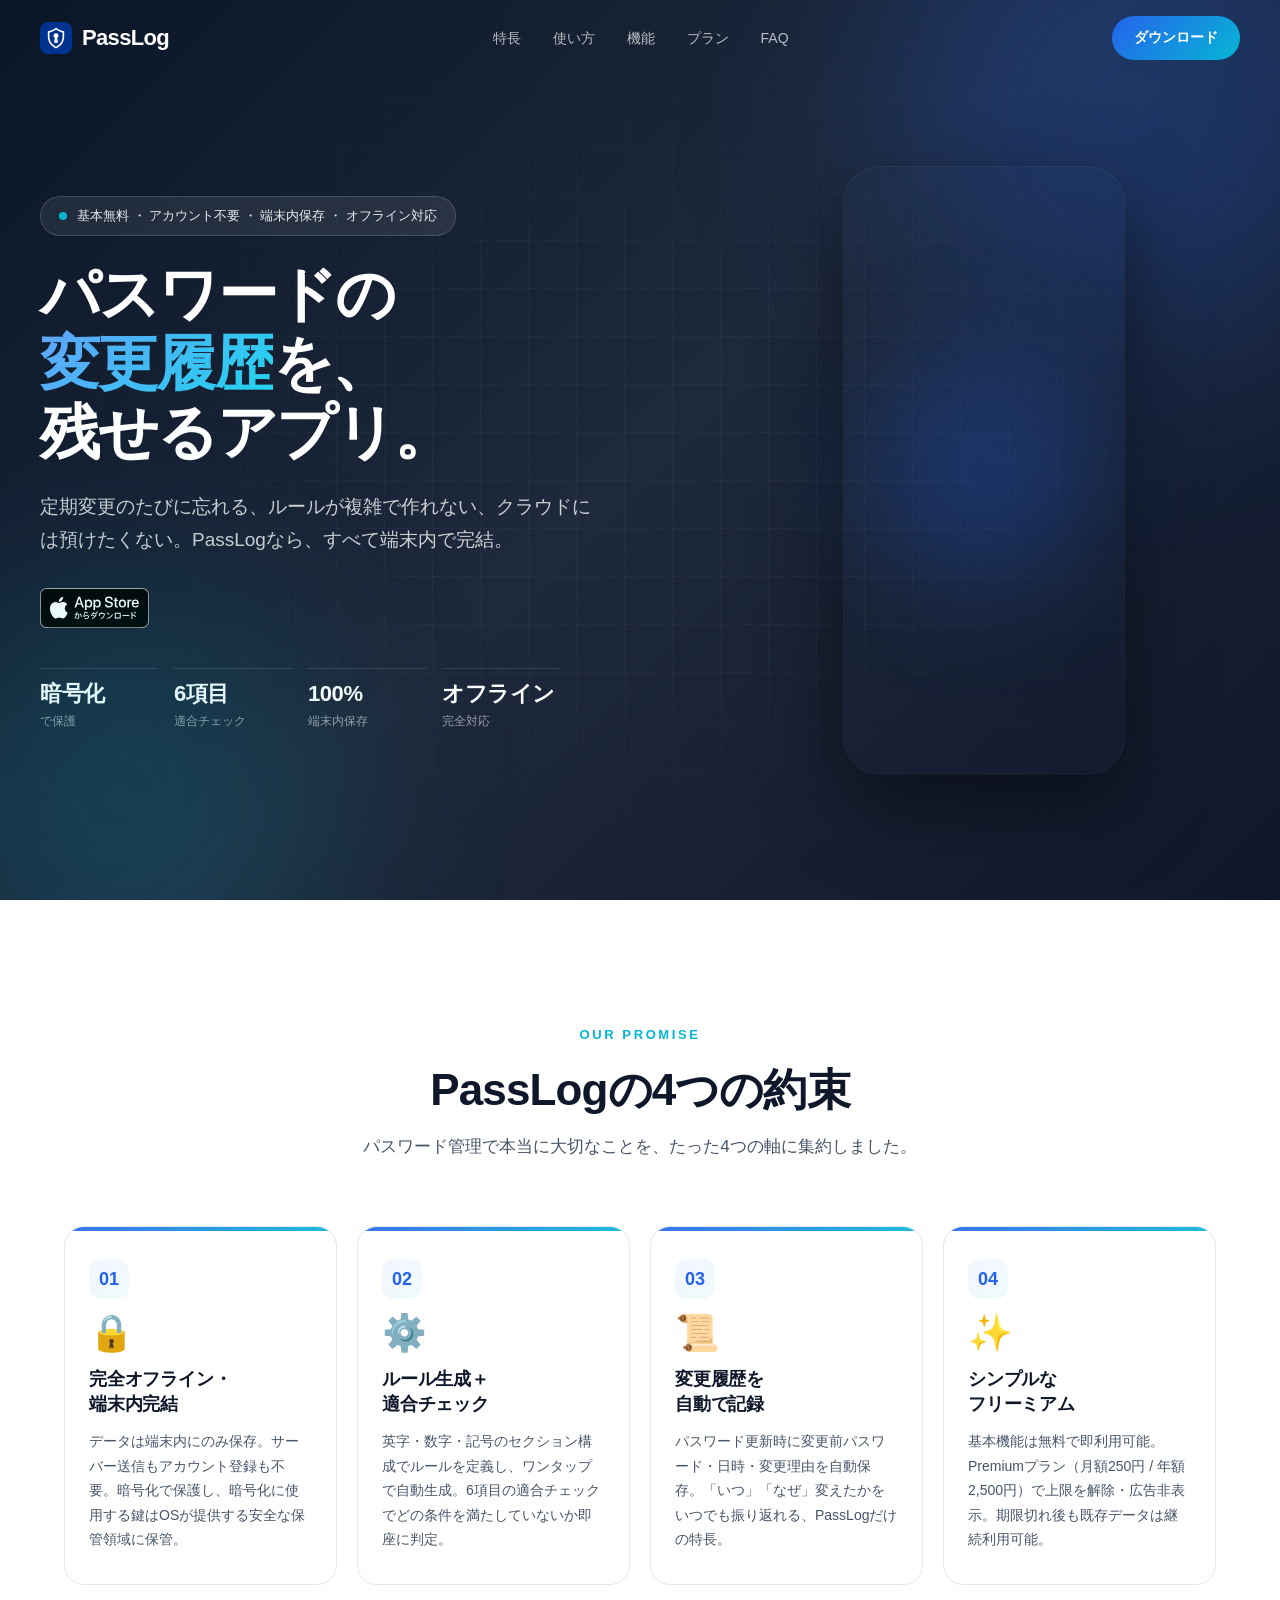
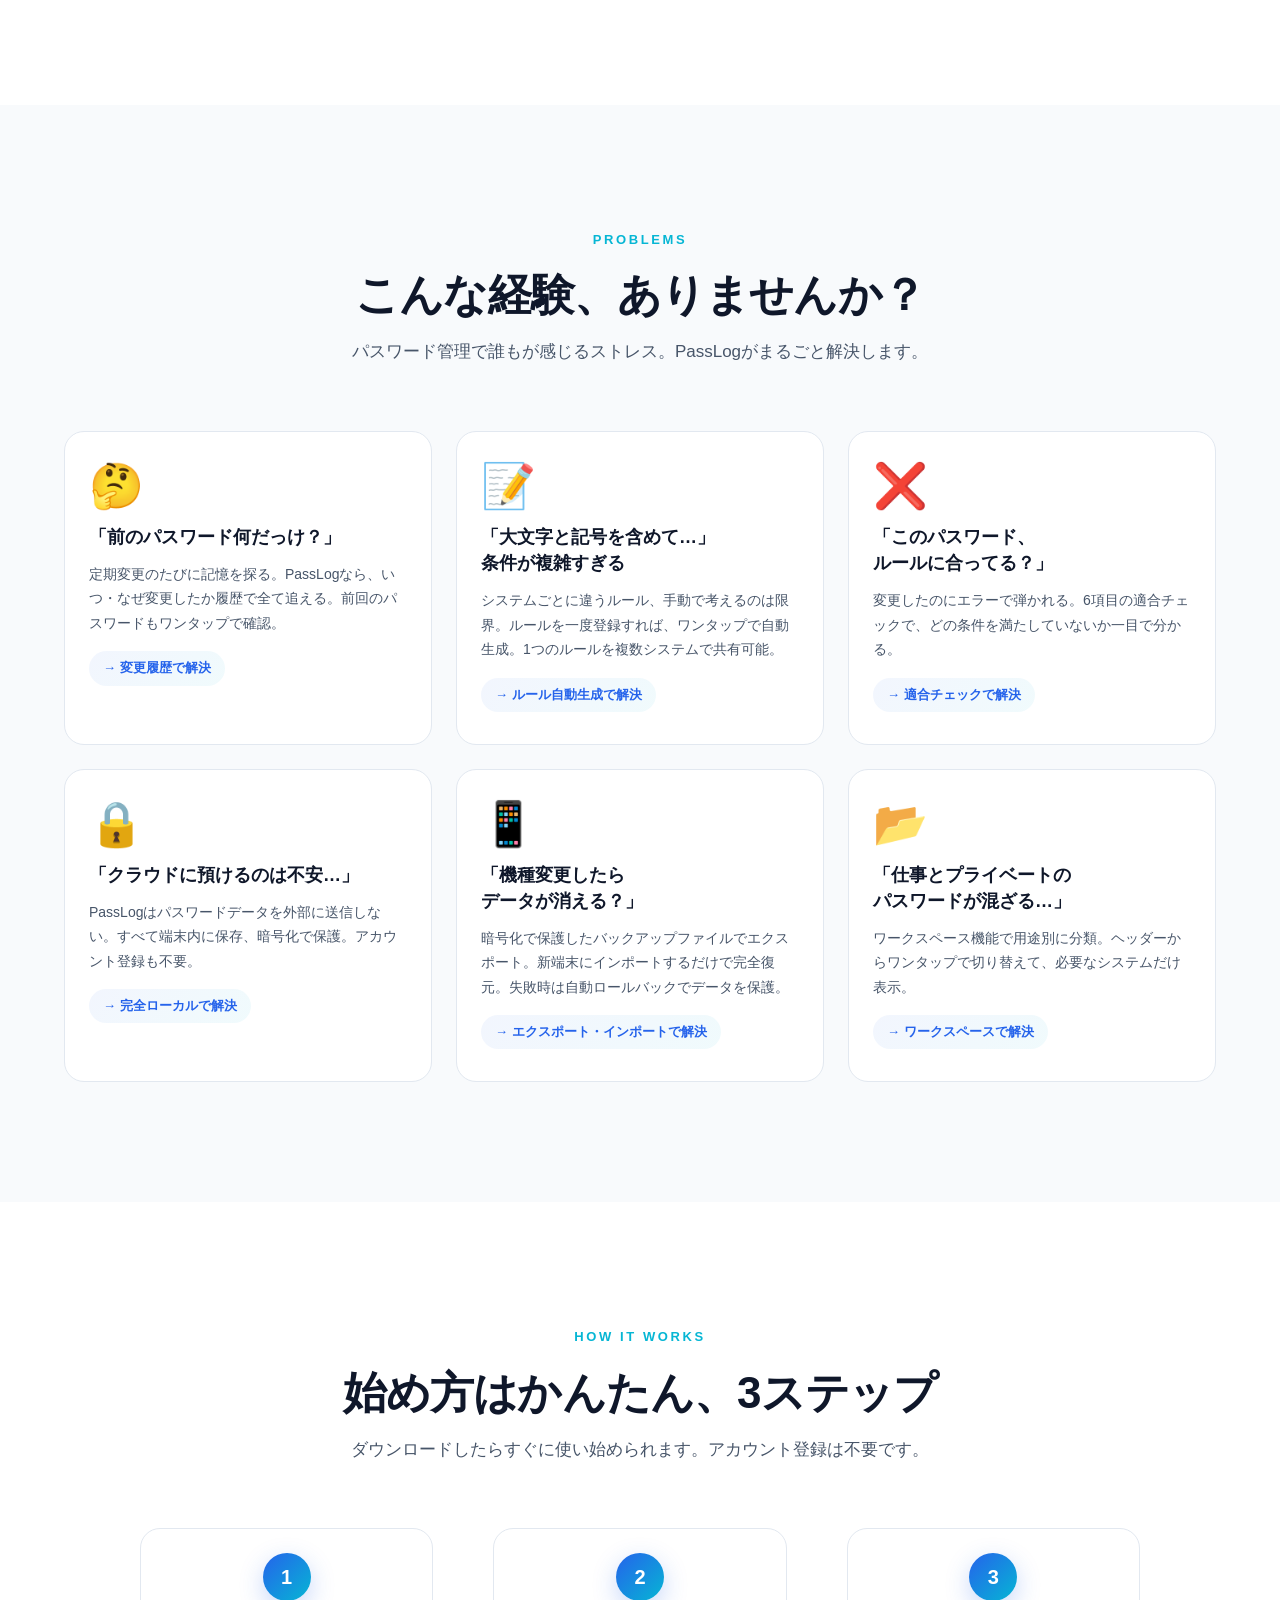
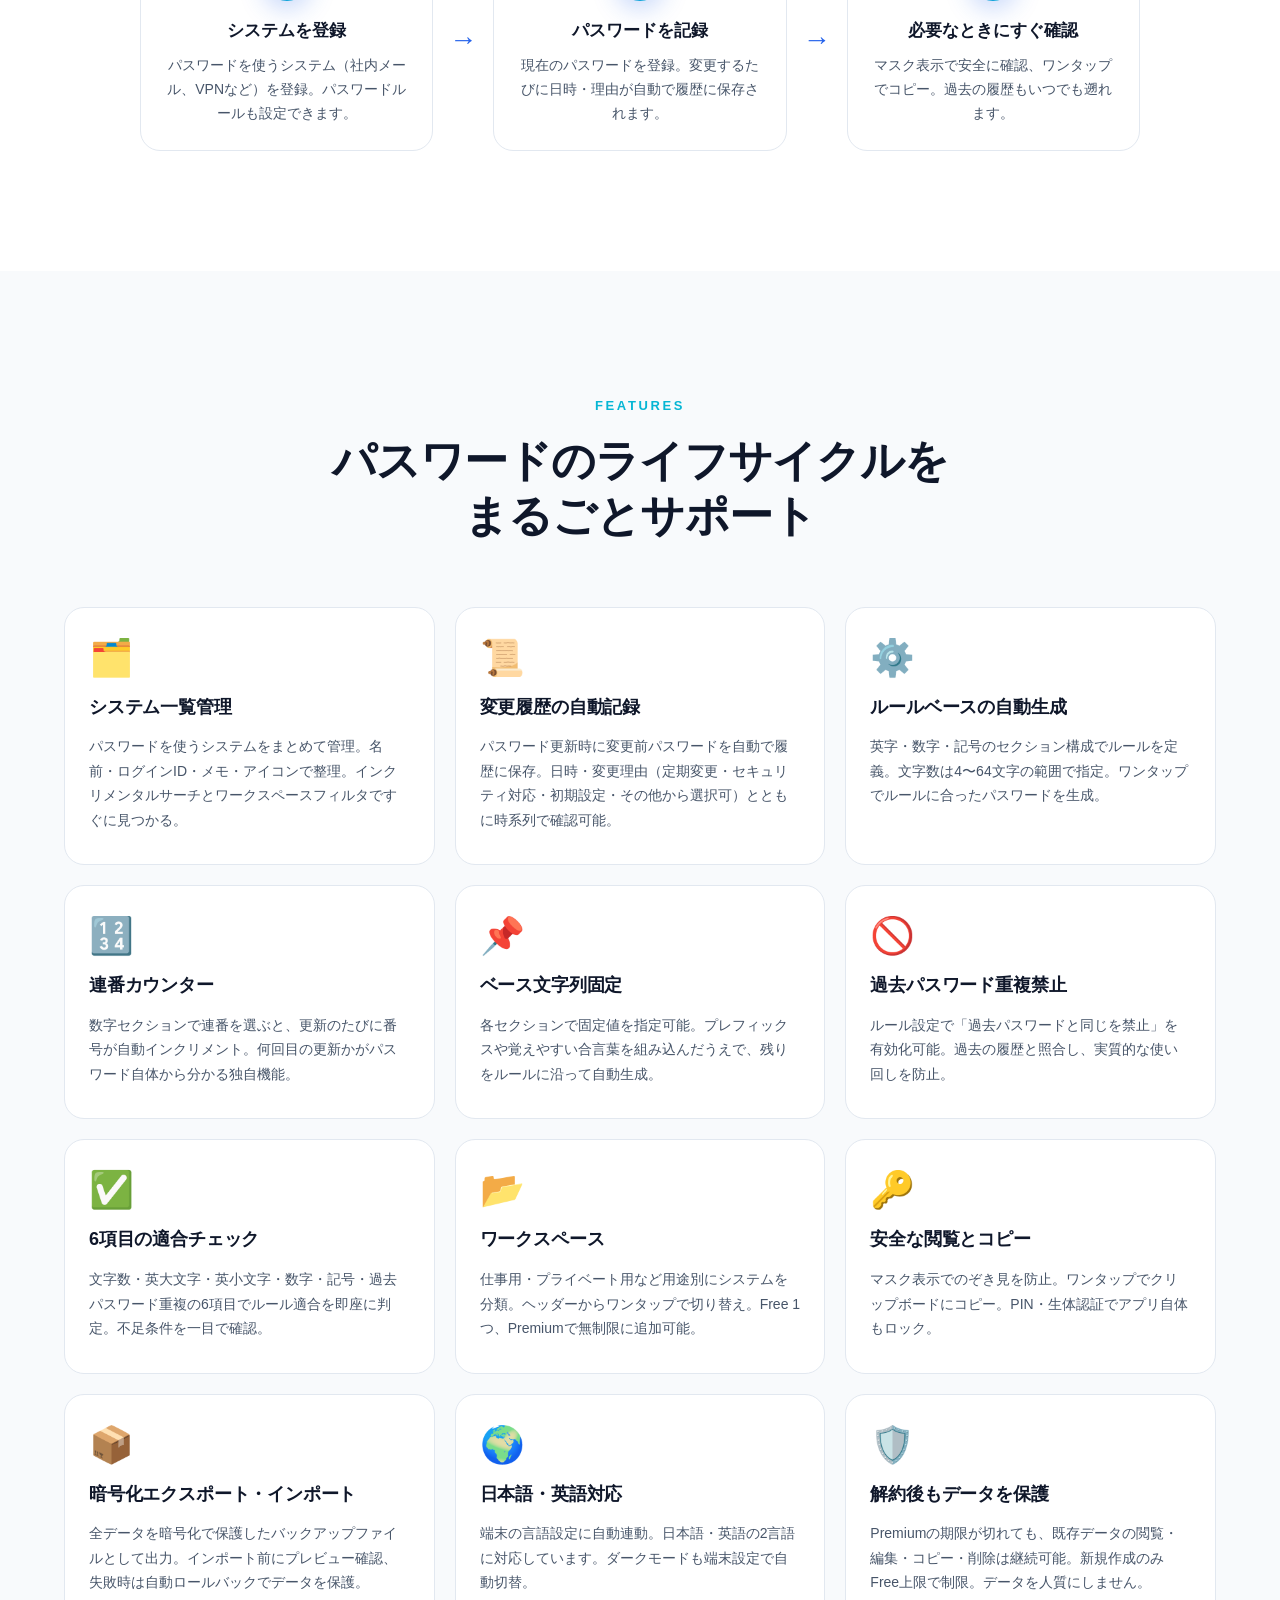
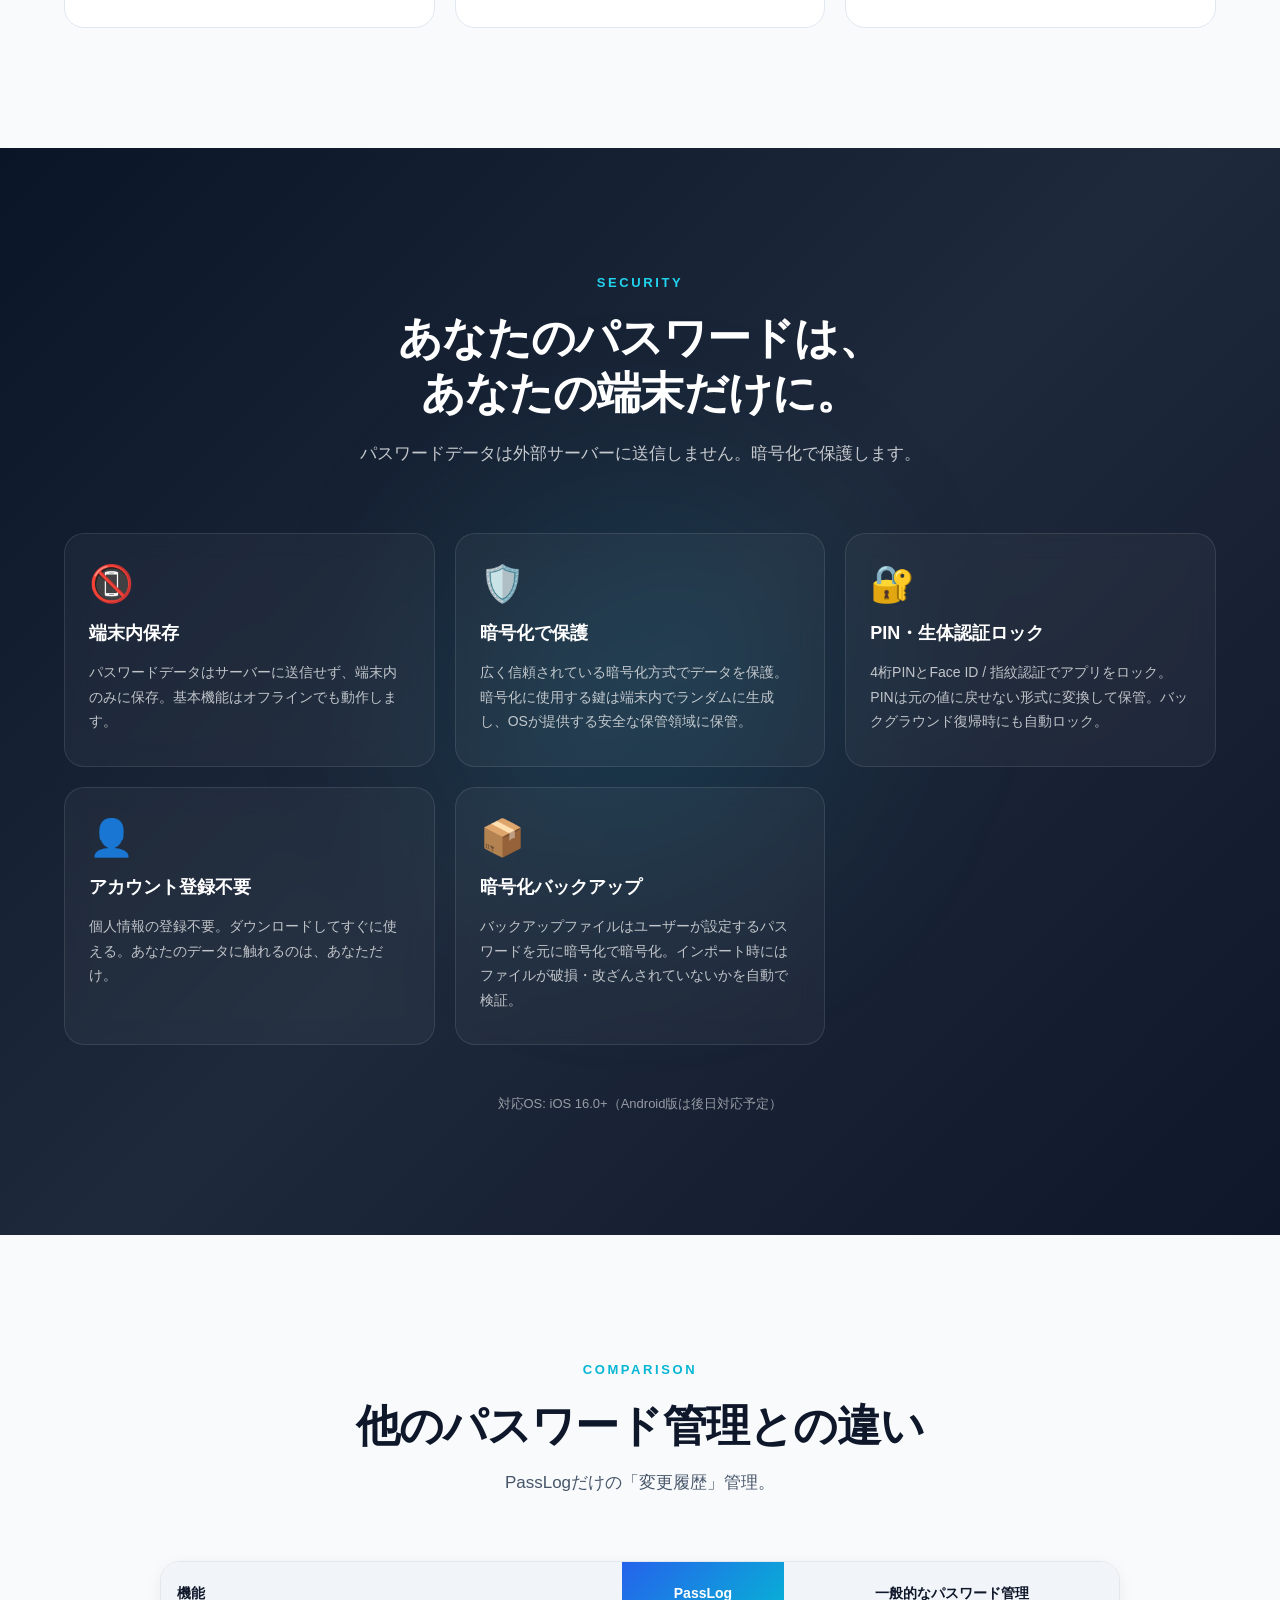
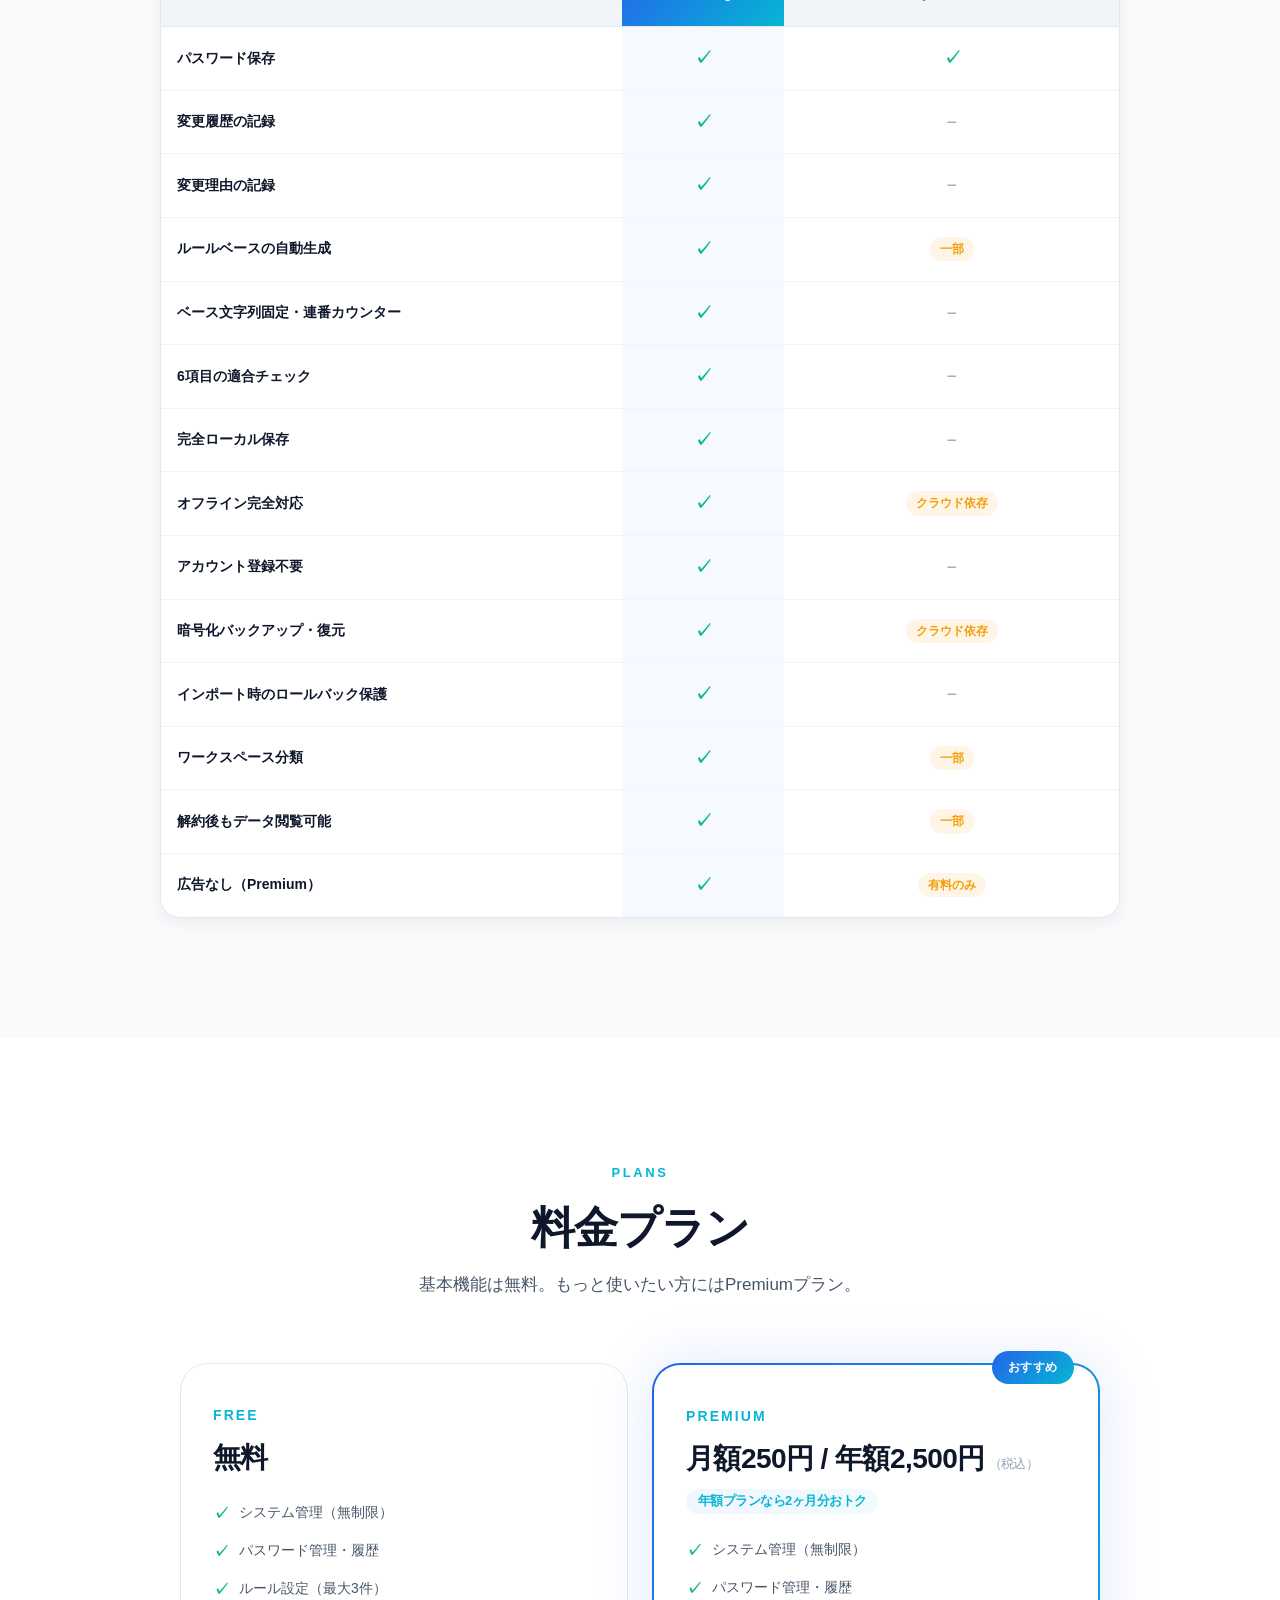
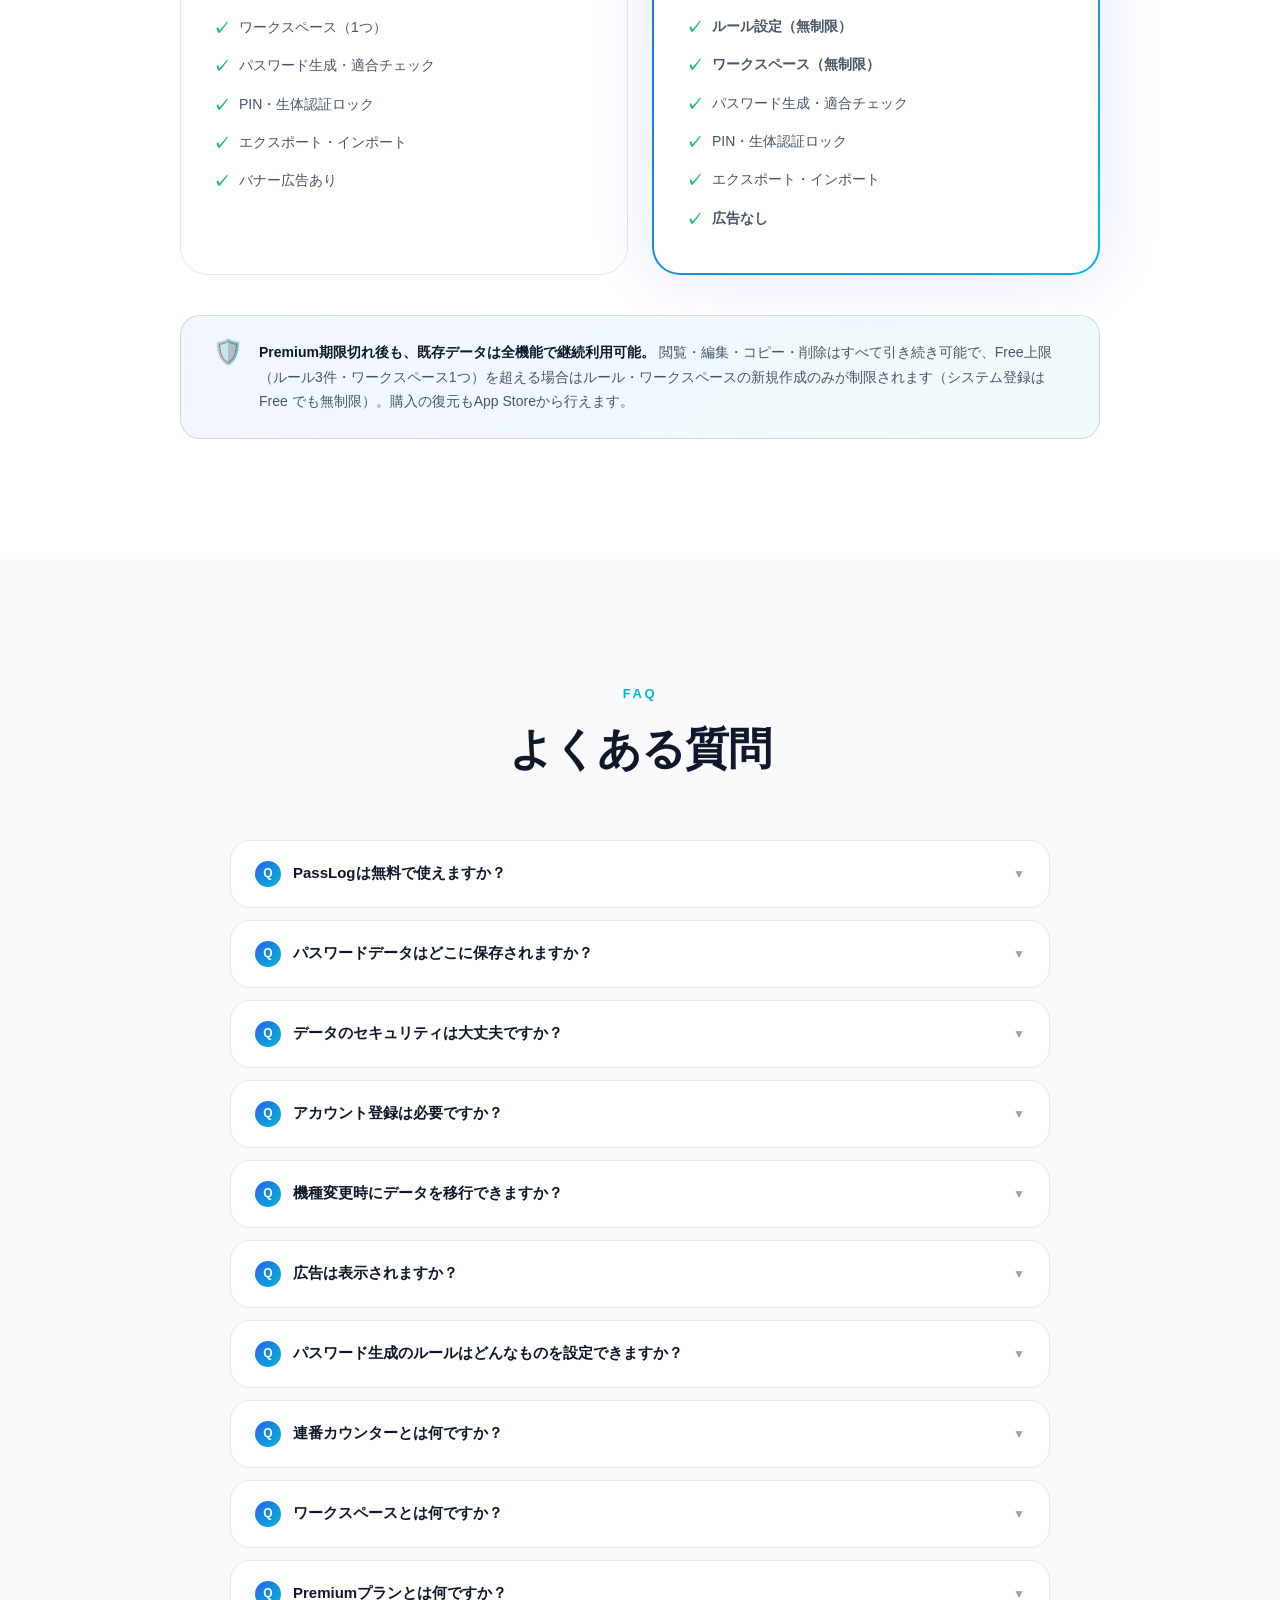
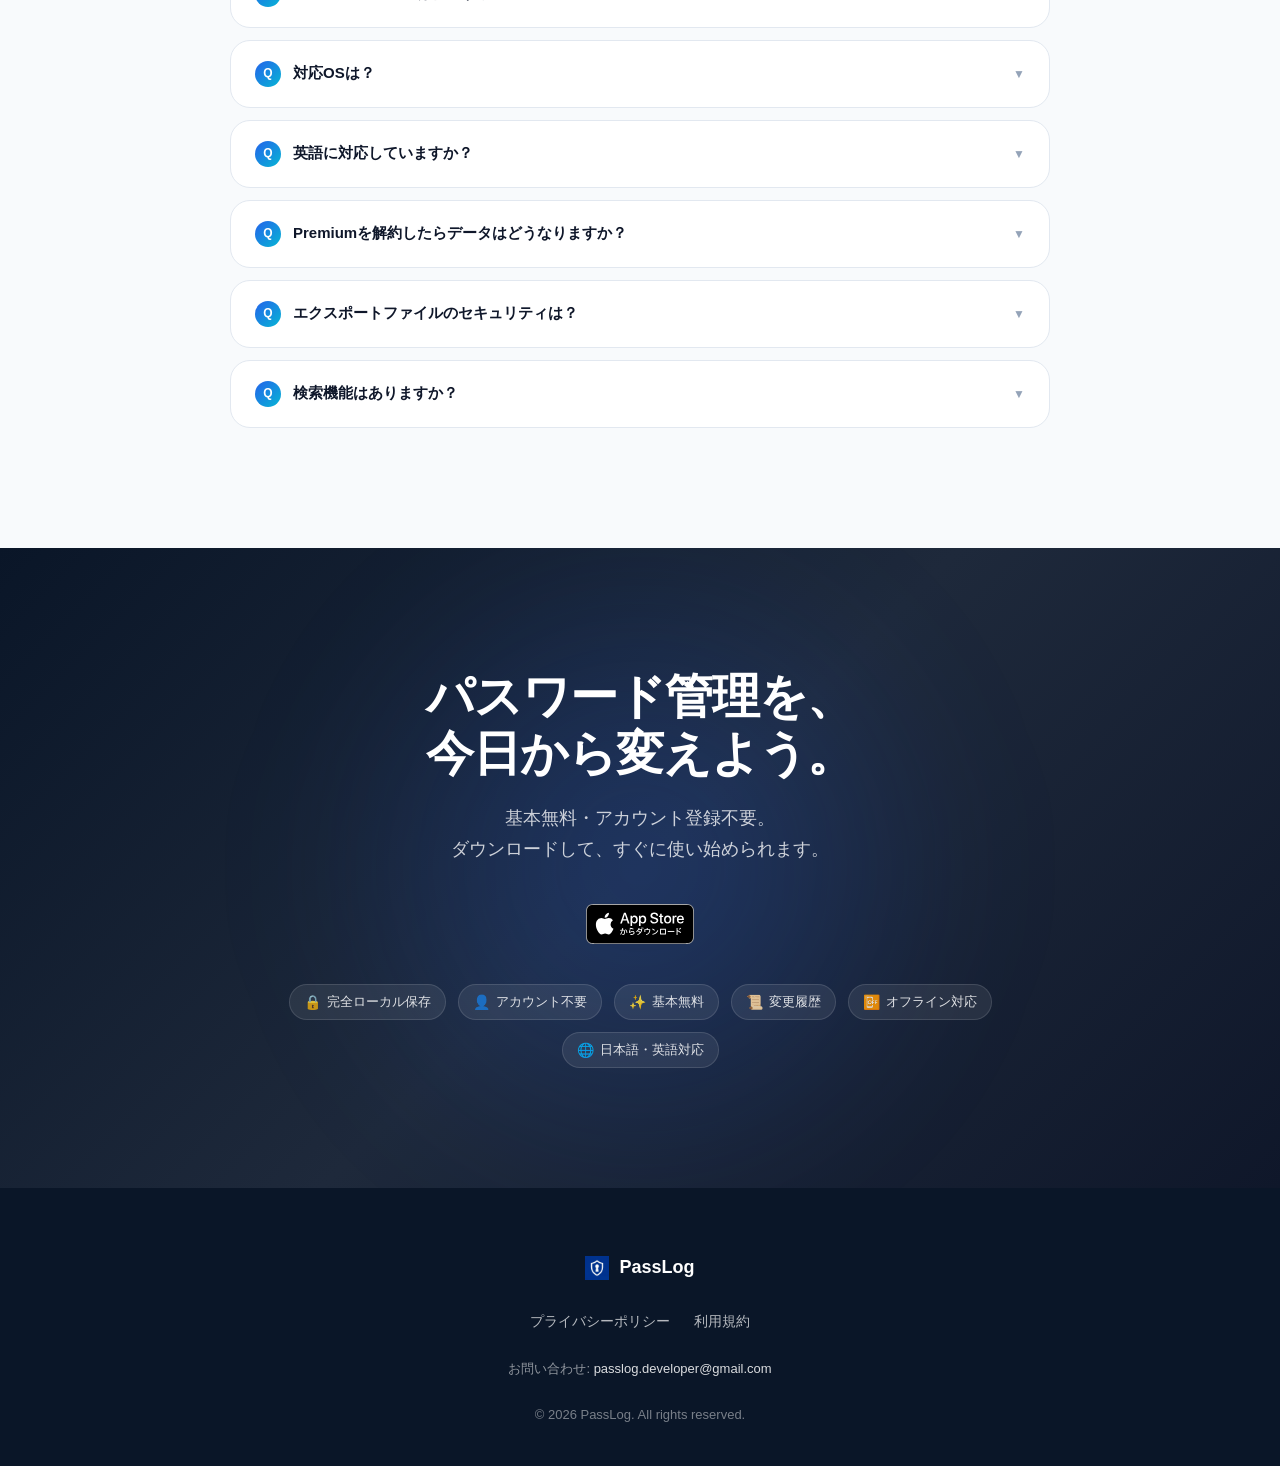
<file: index.html>
<!DOCTYPE html>
<html lang="ja">

<head>
    <meta charset="UTF-8">
    <meta name="viewport" content="width=device-width, initial-scale=1.0">

    <!-- Favicon & App Icons -->
    <link rel="icon" type="image/png" href="image/icon.png">
    <link rel="apple-touch-icon" href="image/icon.png">

    <!-- Smart App Banner (iOS Safari) -->
    <meta name="apple-itunes-app" content="app-id=6762278960">
    <!-- TODO: Android版リリース時に有効化
    <meta name="google-play-app" content="app-id=com.sikakou.passlog">
    -->

    <!-- SEO -->
    <title>PassLog - パスワード履歴管理アプリ｜変更履歴・ルール生成・適合チェック【基本無料】</title>
    <meta name="description"
        content="【基本無料】パスワードの変更履歴を端末内で記録・管理。ルールに沿ったパスワード自動生成・6項目の適合チェック・ワークスペース分類。完全オフライン・アカウント不要・暗号化で保護。iOS対応（Android版は後日対応予定）。">
    <meta name="keywords"
        content="PassLog, パスワード管理, パスワード履歴, パスワード生成, パスワードチェック, パスワード管理アプリ, 無料, セキュリティ, 暗号化, ワークスペース, オフライン, 機種変更, バックアップ">
    <meta name="robots" content="index, follow">
    <meta name="author" content="PassLog">

    <!-- hreflang -->
    <!-- TODO: ドメインが確定したら更新 -->
    <link rel="alternate" hreflang="ja" href="https://passlog.net/">
    <link rel="alternate" hreflang="x-default" href="https://passlog.net/">

    <!-- Canonical -->
    <link rel="canonical" href="https://passlog.net/">

    <!-- OGP (Open Graph Protocol) -->
    <meta property="og:type" content="website">
    <meta property="og:title" content="PassLog - パスワード履歴管理アプリ｜変更履歴・ルール生成・適合チェック【基本無料】">
    <meta property="og:description"
        content="【基本無料】パスワードの変更履歴を端末内で記録・管理。ルールに沿った自動生成・6項目の適合チェック。完全オフライン・アカウント不要。iOS対応（Android版は後日対応予定）。">
    <meta property="og:url" content="https://passlog.net/">
    <meta property="og:site_name" content="PassLog">
    <meta property="og:locale" content="ja_JP">
    <meta property="og:image" content="https://passlog.net/image/icon.png">
    <meta property="og:image:alt" content="PassLog - パスワード履歴管理アプリ">

    <!-- Twitter Card -->
    <meta name="twitter:card" content="summary_large_image">
    <meta name="twitter:title" content="PassLog - パスワード履歴管理アプリ【基本無料】">
    <meta name="twitter:description" content="【基本無料】パスワードの変更履歴を端末内で記録・管理。ルールベース生成・適合チェック。端末内保存・アカウント不要。iOS対応（Android版は後日対応予定）。">
    <meta name="twitter:image" content="https://passlog.net/image/icon.png">

    <!-- Theme Color -->
    <meta name="theme-color" content="#0a1628">

    <!-- Resource Hints -->
    <link rel="preload" as="image" href="image/list.png" fetchpriority="high">

    <!-- 構造化データ (JSON-LD) - SoftwareApplication -->
    <script type="application/ld+json">
    {
        "@context": "https://schema.org",
        "@type": "SoftwareApplication",
        "name": "PassLog",
        "applicationCategory": "UtilitiesApplication",
        "operatingSystem": "iOS 16.0+",
        "offers": [
            {
                "@type": "Offer",
                "price": "0",
                "priceCurrency": "JPY",
                "name": "Free",
                "description": "基本無料プラン（ルール3件・ワークスペース1つまで／システム登録は無制限）",
                "availability": "https://schema.org/InStock"
            },
            {
                "@type": "Offer",
                "price": "250",
                "priceCurrency": "JPY",
                "name": "Premium（月額）",
                "description": "システム・ルール・ワークスペース無制限／広告非表示",
                "availability": "https://schema.org/InStock",
                "priceSpecification": {
                    "@type": "UnitPriceSpecification",
                    "price": "250",
                    "priceCurrency": "JPY",
                    "billingDuration": "P1M"
                }
            },
            {
                "@type": "Offer",
                "price": "2500",
                "priceCurrency": "JPY",
                "name": "Premium（年額）",
                "description": "システム・ルール・ワークスペース無制限／広告非表示（年額でお得）",
                "availability": "https://schema.org/InStock",
                "priceSpecification": {
                    "@type": "UnitPriceSpecification",
                    "price": "2500",
                    "priceCurrency": "JPY",
                    "billingDuration": "P1Y"
                }
            }
        ],
        "description": "パスワードの変更履歴を記録・管理。ルールに沿ったパスワード自動生成・6項目の適合チェック。ワークスペースで用途別に整理。すべて端末内に保存・アカウント登録不要。",
        "featureList": [
            "システムごとのパスワード管理（インクリメンタルサーチ・ワークスペースフィルタ）",
            "パスワード変更履歴の自動記録（日時・変更理由プリセット）",
            "ルールベースのパスワード自動生成（セクション構成・ベース文字列固定・連番カウンター）",
            "6項目の適合チェック（文字数・英大文字・英小文字・数字・記号・過去パスワード重複）",
            "ワークスペース（用途別のシステム分類）",
            "ルール共有（1つのルールを複数システムで参照）",
            "PIN・生体認証によるアプリロック",
            "暗号化されたバックアップファイルでのエクスポート・インポート",
            "インポート時のロールバック保護・プレビュー確認",
            "Premium期限切れ後も既存データは継続利用可能",
            "オフライン完全対応",
            "日本語・英語対応"
        ],
        "inLanguage": ["ja", "en"],
        "softwareVersion": "1.0.0",
        "datePublished": "2026-04-28",
        "screenshot": "https://passlog.net/image/list.png",
        "author": {
            "@type": "Organization",
            "name": "PassLog"
        }
    }
    </script>

    <!-- 構造化データ (JSON-LD) - WebSite -->
    <script type="application/ld+json">
    {
        "@context": "https://schema.org",
        "@type": "WebSite",
        "name": "PassLog",
        "url": "https://passlog.net/",
        "description": "パスワードの変更履歴を記録・管理するアプリ。ルールベース生成・適合チェック・端末内保存。ワークスペースで用途別に整理。",
        "inLanguage": "ja"
    }
    </script>

    <!-- 構造化データ (JSON-LD) - Organization -->
    <script type="application/ld+json">
    {
        "@context": "https://schema.org",
        "@type": "Organization",
        "name": "PassLog",
        "url": "https://passlog.net/",
        "logo": "https://passlog.net/image/icon.png",
        "contactPoint": {
            "@type": "ContactPoint",
            "email": "passlog.developer@gmail.com",
            "contactType": "customer support"
        }
    }
    </script>

    <!-- 構造化データ (JSON-LD) - FAQPage -->
    <script type="application/ld+json">
    {
        "@context": "https://schema.org",
        "@type": "FAQPage",
        "mainEntity": [
            {
                "@type": "Question",
                "name": "PassLogは無料で使えますか？",
                "acceptedAnswer": {
                    "@type": "Answer",
                    "text": "はい、基本機能は無料でお使いいただけます。システム登録は無制限、ルール3件・ワークスペース1つまで無料で管理できます。Premiumプラン（月額250円 / 年額2,500円）にアップグレードすると、ルール・ワークスペースも無制限になり広告も非表示になります。"
                }
            },
            {
                "@type": "Question",
                "name": "パスワードデータはどこに保存されますか？",
                "acceptedAnswer": {
                    "@type": "Answer",
                    "text": "すべて端末内にローカル保存されます。サーバーに送信されることは一切ありません。パスワードデータは暗号化で保護され、暗号化に使用する鍵はOSが提供する安全な保管領域に保管されます。"
                }
            },
            {
                "@type": "Question",
                "name": "データのセキュリティは大丈夫ですか？",
                "acceptedAnswer": {
                    "@type": "Answer",
                    "text": "パスワードデータは暗号化で端末内に保存されます。暗号化に使用する鍵は端末内でランダムに生成し、OSが提供する安全な保管領域に保管。PINは元の値に戻せない形式に変換して安全に保管されます。バックアップファイルもユーザーが設定するパスワードを元に暗号化で暗号化。インターネットへの送信は一切行いません。アプリはPIN・生体認証（Face ID / 指紋認証）でロックでき、バックグラウンド復帰時にも自動ロックされます。"
                }
            },
            {
                "@type": "Question",
                "name": "アカウント登録は必要ですか？",
                "acceptedAnswer": {
                    "@type": "Answer",
                    "text": "基本機能にアカウント登録は不要です。ダウンロードしてすぐに使い始められます。Premiumプラン購入時のみ、Apple ID / Googleアカウントが必要です。"
                }
            },
            {
                "@type": "Question",
                "name": "機種変更時にデータを移行できますか？",
                "acceptedAnswer": {
                    "@type": "Answer",
                    "text": "はい、エクスポート機能で暗号化されたバックアップファイルを出力し、新しい端末でインポートできます。バックアップファイルはユーザーが設定するパスワードで保護されます。インポートは完全置き換え方式で、プレビュー画面でデータ概要を確認後に実行。インポート失敗時は自動ロールバックでデータが保護されます。"
                }
            },
            {
                "@type": "Question",
                "name": "広告は表示されますか？",
                "acceptedAnswer": {
                    "@type": "Answer",
                    "text": "Freeプランではシステム一覧画面の下部にバナー広告が表示されます。iOSではApp Tracking Transparency（ATT）の許可状況に応じて、パーソナライズド広告または非パーソナライズド広告を配信します。Premiumプラン（月額250円 / 年額2,500円）にアップグレードすると、広告は完全に非表示になります。"
                }
            },
            {
                "@type": "Question",
                "name": "パスワード生成のルールはどんなものを設定できますか？",
                "acceptedAnswer": {
                    "@type": "Answer",
                    "text": "英字・数字・記号の3セクション構成でパスワード長（4〜64文字）を設定できます。英大文字・英小文字・数字の必須指定、使用する記号セットの選択、ベース文字列の固定、数字セクションのランダム/連番カウンター切り替え、過去パスワード重複禁止などを設定可能です。1つのルールを複数のシステムで共有でき、ルール変更は参照元に即時反映されます。"
                }
            },
            {
                "@type": "Question",
                "name": "連番カウンターとは何ですか？",
                "acceptedAnswer": {
                    "@type": "Answer",
                    "text": "数字セクションで「連番」を選ぶと、パスワードを更新するたびに数字部分が自動でインクリメントされます。ベース文字列と組み合わせれば、何回目の更新かがパスワード自体から分かり、更新回数の把握や重複回避に役立ちます。"
                }
            },
            {
                "@type": "Question",
                "name": "Premiumプランとは何ですか？",
                "acceptedAnswer": {
                    "@type": "Answer",
                    "text": "月額250円または年額2,500円のサブスクリプションです。システム数・ルール数・ワークスペース数が無制限になり、広告も非表示になります。App Store経由で購入でき、いつでもキャンセルできます。「購入を復元」で既に購入済みのサブスクリプションも復元可能です。期限切れ後もFreeプランとして継続利用でき、既存データの閲覧・編集・コピー・削除は引き続き可能です。"
                }
            },
            {
                "@type": "Question",
                "name": "ワークスペースとは何ですか？",
                "acceptedAnswer": {
                    "@type": "Answer",
                    "text": "仕事用・プライベート用など、用途別にシステムを分類・整理できる機能です。初回起動時にデフォルトワークスペースが自動作成されます。ヘッダーからワンタップで切り替え可能。ワークスペース削除時、所属するシステムはデフォルトワークスペースに自動移動されます。Freeプランではデフォルトの1つ、Premiumプランでは無制限に作成できます。"
                }
            },
            {
                "@type": "Question",
                "name": "対応OSは？",
                "acceptedAnswer": {
                    "@type": "Answer",
                    "text": "iOS 16以上に対応しています。Android版は後日対応予定です。"
                }
            },
            {
                "@type": "Question",
                "name": "英語に対応していますか？",
                "acceptedAnswer": {
                    "@type": "Answer",
                    "text": "はい、日本語・英語の2言語に対応しています。端末の言語設定に自動で連動します。"
                }
            },
            {
                "@type": "Question",
                "name": "Premiumを解約したらデータはどうなりますか？",
                "acceptedAnswer": {
                    "@type": "Answer",
                    "text": "解約後もFreeプランとして継続利用できます。既存のシステム・ルール・ワークスペースの閲覧・編集・コピー・削除は引き続き可能です。Freeティアの上限（ルール3件・ワークスペース1つ）を超えている場合は、新規作成のみ制限されます（システム登録は Free でも無制限のため影響なし）。データを人質にすることはありません。"
                }
            },
            {
                "@type": "Question",
                "name": "エクスポートファイルのセキュリティは？",
                "acceptedAnswer": {
                    "@type": "Answer",
                    "text": "バックアップファイルは、ユーザーが設定したパスワード（8文字以上）を元に暗号化で暗号化されます。インポート時にはファイルが破損・改ざんされていないかを自動で検証します。端末内に保管している暗号鍵はファイルに含まれないため、安全に共有できます。"
                }
            },
            {
                "@type": "Question",
                "name": "検索機能はありますか？",
                "acceptedAnswer": {
                    "@type": "Answer",
                    "text": "はい、システム名・ログインID・パスワードの3条件でインクリメンタルサーチ（入力に連動したリアルタイム検索）ができます。さらにワークスペースフィルタも統合されており、ヒット数バッジ付きで素早く目的のシステムを見つけられます。"
                }
            }
        ]
    }
    </script>

    <!-- 構造化データ (JSON-LD) - HowTo -->
    <script type="application/ld+json">
    {
        "@context": "https://schema.org",
        "@type": "HowTo",
        "name": "PassLogでパスワードを管理する方法",
        "description": "PassLogアプリでシステムのパスワードを安全に管理する手順",
        "totalTime": "PT2M",
        "step": [
            {
                "@type": "HowToStep",
                "position": 1,
                "name": "システムを登録",
                "text": "パスワードを使うシステム（社内メール、VPNなど）を登録。パスワードルール（文字種・桁数など）も設定できます。"
            },
            {
                "@type": "HowToStep",
                "position": 2,
                "name": "パスワードを記録",
                "text": "現在のパスワードを登録。変更するたびに日時・理由が自動で履歴に保存されます。ルールに基づく自動生成や適合チェックも可能です。"
            },
            {
                "@type": "HowToStep",
                "position": 3,
                "name": "必要なときにすぐ確認",
                "text": "マスク表示で安全に確認、ワンタップでコピー。過去の履歴もいつでも遡れます。"
            }
        ]
    }
    </script>

    <!-- Stylesheet -->
    <link rel="stylesheet" href="styles.css">

    <!-- JavaScript無効時のフォールバック -->
    <noscript>
        <style>
            .animate-on-scroll {
                opacity: 1 !important;
                transform: none !important;
            }

            .hero-phone-img {
                opacity: 1 !important;
            }

            .faq-answer {
                max-height: none !important;
            }
        </style>
    </noscript>
</head>

<body>
    <a href="#main" class="skip-link">メインコンテンツへスキップ</a>

    <!-- Navigation -->
    <header class="site-header" id="site-header">
        <nav class="site-nav" aria-label="メインナビゲーション">
            <div class="nav-container">
                <a href="/" class="nav-logo" aria-label="PassLog ホーム">
                    <img src="image/icon.png" alt="" width="32" height="32" aria-hidden="true">
                    PassLog
                </a>
                <ul class="nav-links">
                    <li><a href="#pillars">特長</a></li>
                    <li><a href="#how-it-works">使い方</a></li>
                    <li><a href="#features">機能</a></li>
                    <li><a href="#plans">プラン</a></li>
                    <li><a href="#faq">FAQ</a></li>
                </ul>
                <div class="nav-cta-wrap">
                    <a href="#download" class="nav-cta">ダウンロード</a>
                </div>

            </div>
        </nav>
    </header>

    <main id="main">
        <!-- ========================
             Hero Section
             ======================== -->
        <section class="hero" aria-label="PassLog紹介">
            <div class="hero-grid-overlay" aria-hidden="true"></div>
            <div class="hero-content fade-in">
                <div class="hero-text">
                    <div class="hero-badge">
                        <span class="hero-badge-dot" aria-hidden="true"></span>
                        基本無料 ・ アカウント不要 ・ 端末内保存 ・ オフライン対応
                    </div>
                    <h1 class="hero-title">
                        パスワードの<br>
                        <span class="hero-title-gradient">変更履歴</span>を、<br>
                        残せるアプリ。
                    </h1>
                    <p class="hero-subtitle">定期変更のたびに忘れる、ルールが複雑で作れない、クラウドには預けたくない。PassLogなら、すべて端末内で完結。</p>
                    <div class="hero-actions">
                        <div class="store-badges">
                            <a href="https://apps.apple.com/jp/app/id6762278960" class="store-badge" target="_blank" rel="noopener" aria-label="App Storeでダウンロード">
                                <img src="image/ios-badge.svg" alt="App Storeからダウンロード" height="52">
                            </a>
                            <!-- Google PlayバッジはAndroid版リリース時に有効化
                            <a href="https://play.google.com/store/apps/details?id=com.sikakou.passlog" class="store-badge" target="_blank" rel="noopener" aria-label="Google Playで手に入れよう">
                                <img src="image/android-badge.svg" alt="Google Playで手に入れよう" height="52">
                            </a>
                            -->
                        </div>
                    </div>
                    <div class="hero-stats">
                        <div class="hero-stat">
                            <div class="hero-stat-value">暗号化</div>
                            <div class="hero-stat-label">で保護</div>
                        </div>
                        <div class="hero-stat">
                            <div class="hero-stat-value">6項目</div>
                            <div class="hero-stat-label">適合チェック</div>
                        </div>
                        <div class="hero-stat">
                            <div class="hero-stat-value">100%</div>
                            <div class="hero-stat-label">端末内保存</div>
                        </div>
                        <div class="hero-stat">
                            <div class="hero-stat-value">オフライン</div>
                            <div class="hero-stat-label">完全対応</div>
                        </div>
                    </div>
                </div>
                <div class="hero-visual" aria-hidden="true">
                    <div class="hero-phone-glow"></div>
                    <div class="hero-phone-carousel">
                        <img src="image/list.png" alt="PassLog システム一覧画面" class="hero-phone-img active" width="280"
                            height="607" fetchpriority="high">
                        <img src="image/detail.png" alt="PassLog システム詳細画面" class="hero-phone-img" width="280"
                            height="607" loading="lazy" decoding="async">
                        <img src="image/password.png" alt="PassLog パスワード管理画面" class="hero-phone-img" width="280"
                            height="607" loading="lazy" decoding="async">
                        <img src="image/history.png" alt="PassLog パスワード履歴画面" class="hero-phone-img" width="280"
                            height="607" loading="lazy" decoding="async">
                    </div>
                </div>
            </div>
        </section>

        <!-- ========================
             Pillars Section (4本柱 / 新設)
             ======================== -->
        <section id="pillars" class="pillars-section" aria-label="PassLogの4つの約束">
            <div class="container">
                <div class="section-header">
                    <span class="section-label" lang="en">OUR PROMISE</span>
                    <h2 class="section-title">PassLogの4つの約束</h2>
                    <p class="section-desc">パスワード管理で本当に大切なことを、たった4つの軸に集約しました。</p>
                </div>
                <div class="pillars-grid">
                    <div class="pillar-card animate-on-scroll">
                        <span class="pillar-num">01</span>
                        <div class="pillar-icon" aria-hidden="true">&#x1F512;</div>
                        <h3>完全オフライン・<br>端末内完結</h3>
                        <p>データは端末内にのみ保存。サーバー送信もアカウント登録も不要。暗号化で保護し、暗号化に使用する鍵はOSが提供する安全な保管領域に保管。</p>
                    </div>
                    <div class="pillar-card animate-on-scroll">
                        <span class="pillar-num">02</span>
                        <div class="pillar-icon" aria-hidden="true">&#x2699;&#xFE0F;</div>
                        <h3>ルール生成＋<br>適合チェック</h3>
                        <p>英字・数字・記号のセクション構成でルールを定義し、ワンタップで自動生成。6項目の適合チェックでどの条件を満たしていないか即座に判定。</p>
                    </div>
                    <div class="pillar-card animate-on-scroll">
                        <span class="pillar-num">03</span>
                        <div class="pillar-icon" aria-hidden="true">&#x1F4DC;</div>
                        <h3>変更履歴を<br>自動で記録</h3>
                        <p>パスワード更新時に変更前パスワード・日時・変更理由を自動保存。「いつ」「なぜ」変えたかをいつでも振り返れる、PassLogだけの特長。</p>
                    </div>
                    <div class="pillar-card animate-on-scroll">
                        <span class="pillar-num">04</span>
                        <div class="pillar-icon" aria-hidden="true">&#x2728;</div>
                        <h3>シンプルな<br>フリーミアム</h3>
                        <p>基本機能は無料で即利用可能。Premiumプラン（月額250円 / 年額2,500円）で上限を解除・広告非表示。期限切れ後も既存データは継続利用可能。</p>
                    </div>
                </div>
            </div>
        </section>

        <!-- ========================
             Scenes Section
             ======================== -->
        <section id="scenes" class="section section-alt" aria-label="利用シーン">
            <div class="container">
                <div class="section-header">
                    <span class="section-label" lang="en">PROBLEMS</span>
                    <h2 class="section-title">こんな経験、ありませんか？</h2>
                    <p class="section-desc">パスワード管理で誰もが感じるストレス。PassLogがまるごと解決します。</p>
                </div>
                <div class="scenes-grid">
                    <div class="scene-card animate-on-scroll">
                        <span class="scene-emoji" aria-hidden="true">&#x1F914;</span>
                        <h3>「前のパスワード何だっけ？」</h3>
                        <p>定期変更のたびに記憶を探る。PassLogなら、いつ・なぜ変更したか履歴で全て追える。前回のパスワードもワンタップで確認。</p>
                        <span class="scene-arrow" aria-hidden="true">&#x2192; 変更履歴で解決</span>
                    </div>
                    <div class="scene-card animate-on-scroll">
                        <span class="scene-emoji" aria-hidden="true">&#x1F4DD;</span>
                        <h3>「大文字と記号を含めて…」<br>条件が複雑すぎる</h3>
                        <p>システムごとに違うルール、手動で考えるのは限界。ルールを一度登録すれば、ワンタップで自動生成。1つのルールを複数システムで共有可能。</p>
                        <span class="scene-arrow" aria-hidden="true">&#x2192; ルール自動生成で解決</span>
                    </div>
                    <div class="scene-card animate-on-scroll">
                        <span class="scene-emoji" aria-hidden="true">&#x274C;</span>
                        <h3>「このパスワード、<br>ルールに合ってる？」</h3>
                        <p>変更したのにエラーで弾かれる。6項目の適合チェックで、どの条件を満たしていないか一目で分かる。</p>
                        <span class="scene-arrow" aria-hidden="true">&#x2192; 適合チェックで解決</span>
                    </div>
                    <div class="scene-card animate-on-scroll">
                        <span class="scene-emoji" aria-hidden="true">&#x1F512;</span>
                        <h3>「クラウドに預けるのは不安…」</h3>
                        <p>PassLogはパスワードデータを外部に送信しない。すべて端末内に保存、暗号化で保護。アカウント登録も不要。</p>
                        <span class="scene-arrow" aria-hidden="true">&#x2192; 完全ローカルで解決</span>
                    </div>
                    <div class="scene-card animate-on-scroll">
                        <span class="scene-emoji" aria-hidden="true">&#x1F4F1;</span>
                        <h3>「機種変更したら<br>データが消える？」</h3>
                        <p>暗号化で保護したバックアップファイルでエクスポート。新端末にインポートするだけで完全復元。失敗時は自動ロールバックでデータを保護。</p>
                        <span class="scene-arrow" aria-hidden="true">&#x2192; エクスポート・インポートで解決</span>
                    </div>
                    <div class="scene-card animate-on-scroll">
                        <span class="scene-emoji" aria-hidden="true">&#x1F4C2;</span>
                        <h3>「仕事とプライベートの<br>パスワードが混ざる…」</h3>
                        <p>ワークスペース機能で用途別に分類。ヘッダーからワンタップで切り替えて、必要なシステムだけ表示。</p>
                        <span class="scene-arrow" aria-hidden="true">&#x2192; ワークスペースで解決</span>
                    </div>
                </div>
            </div>
        </section>

        <!-- ========================
             How It Works Section
             ======================== -->
        <section id="how-it-works" class="section" aria-label="使い方">
            <div class="container">
                <div class="section-header">
                    <span class="section-label" lang="en">HOW IT WORKS</span>
                    <h2 class="section-title">始め方はかんたん、3ステップ</h2>
                    <p class="section-desc">ダウンロードしたらすぐに使い始められます。アカウント登録は不要です。</p>
                </div>
                <div class="steps-container">
                    <div class="step-item animate-on-scroll">
                        <div class="step-number">1</div>
                        <div>
                            <h3>システムを登録</h3>
                            <p>パスワードを使うシステム（社内メール、VPNなど）を登録。パスワードルールも設定できます。</p>
                        </div>
                    </div>
                    <span class="step-connector" aria-hidden="true">&#x2192;</span>
                    <div class="step-item animate-on-scroll">
                        <div class="step-number">2</div>
                        <div>
                            <h3>パスワードを記録</h3>
                            <p>現在のパスワードを登録。変更するたびに日時・理由が自動で履歴に保存されます。</p>
                        </div>
                    </div>
                    <span class="step-connector" aria-hidden="true">&#x2192;</span>
                    <div class="step-item animate-on-scroll">
                        <div class="step-number">3</div>
                        <div>
                            <h3>必要なときにすぐ確認</h3>
                            <p>マスク表示で安全に確認、ワンタップでコピー。過去の履歴もいつでも遡れます。</p>
                        </div>
                    </div>
                </div>
            </div>
        </section>

        <!-- ========================
             Features Section
             ======================== -->
        <section id="features" class="section section-alt" aria-label="主な機能">
            <div class="container">
                <div class="section-header">
                    <span class="section-label" lang="en">FEATURES</span>
                    <h2 class="section-title">パスワードのライフサイクルを<br>まるごとサポート</h2>
                </div>
                <div class="features-grid">
                    <div class="feature-card animate-on-scroll">
                        <div class="feature-icon-wrap" aria-hidden="true">&#x1F5C2;&#xFE0F;</div>
                        <h3>システム一覧管理</h3>
                        <p>パスワードを使うシステムをまとめて管理。名前・ログインID・メモ・アイコンで整理。インクリメンタルサーチとワークスペースフィルタですぐに見つかる。</p>
                    </div>
                    <div class="feature-card animate-on-scroll">
                        <div class="feature-icon-wrap" aria-hidden="true">&#x1F4DC;</div>
                        <h3>変更履歴の自動記録</h3>
                        <p>パスワード更新時に変更前パスワードを自動で履歴に保存。日時・変更理由（定期変更・セキュリティ対応・初期設定・その他から選択可）とともに時系列で確認可能。</p>
                    </div>
                    <div class="feature-card animate-on-scroll">
                        <div class="feature-icon-wrap" aria-hidden="true">&#x2699;&#xFE0F;</div>
                        <h3>ルールベースの自動生成</h3>
                        <p>英字・数字・記号のセクション構成でルールを定義。文字数は4〜64文字の範囲で指定。ワンタップでルールに合ったパスワードを生成。</p>
                    </div>
                    <div class="feature-card animate-on-scroll">
                        <div class="feature-icon-wrap" aria-hidden="true">&#x1F522;</div>
                        <h3>連番カウンター</h3>
                        <p>数字セクションで連番を選ぶと、更新のたびに番号が自動インクリメント。何回目の更新かがパスワード自体から分かる独自機能。</p>
                    </div>
                    <div class="feature-card animate-on-scroll">
                        <div class="feature-icon-wrap" aria-hidden="true">&#x1F4CC;</div>
                        <h3>ベース文字列固定</h3>
                        <p>各セクションで固定値を指定可能。プレフィックスや覚えやすい合言葉を組み込んだうえで、残りをルールに沿って自動生成。</p>
                    </div>
                    <div class="feature-card animate-on-scroll">
                        <div class="feature-icon-wrap" aria-hidden="true">&#x1F6AB;</div>
                        <h3>過去パスワード重複禁止</h3>
                        <p>ルール設定で「過去パスワードと同じを禁止」を有効化可能。過去の履歴と照合し、実質的な使い回しを防止。</p>
                    </div>
                    <div class="feature-card animate-on-scroll">
                        <div class="feature-icon-wrap" aria-hidden="true">&#x2705;</div>
                        <h3>6項目の適合チェック</h3>
                        <p>文字数・英大文字・英小文字・数字・記号・過去パスワード重複の6項目でルール適合を即座に判定。不足条件を一目で確認。</p>
                    </div>
                    <div class="feature-card animate-on-scroll">
                        <div class="feature-icon-wrap" aria-hidden="true">&#x1F4C2;</div>
                        <h3>ワークスペース</h3>
                        <p>仕事用・プライベート用など用途別にシステムを分類。ヘッダーからワンタップで切り替え。Free 1つ、Premiumで無制限に追加可能。</p>
                    </div>
                    <div class="feature-card animate-on-scroll">
                        <div class="feature-icon-wrap" aria-hidden="true">&#x1F511;</div>
                        <h3>安全な閲覧とコピー</h3>
                        <p>マスク表示でのぞき見を防止。ワンタップでクリップボードにコピー。PIN・生体認証でアプリ自体もロック。</p>
                    </div>
                    <div class="feature-card animate-on-scroll">
                        <div class="feature-icon-wrap" aria-hidden="true">&#x1F4E6;</div>
                        <h3>暗号化エクスポート・インポート</h3>
                        <p>全データを暗号化で保護したバックアップファイルとして出力。インポート前にプレビュー確認、失敗時は自動ロールバックでデータを保護。</p>
                    </div>
                    <div class="feature-card animate-on-scroll">
                        <div class="feature-icon-wrap" aria-hidden="true">&#x1F30D;</div>
                        <h3>日本語・英語対応</h3>
                        <p>端末の言語設定に自動連動。日本語・英語の2言語に対応しています。ダークモードも端末設定で自動切替。</p>
                    </div>
                    <div class="feature-card animate-on-scroll">
                        <div class="feature-icon-wrap" aria-hidden="true">&#x1F6E1;&#xFE0F;</div>
                        <h3>解約後もデータを保護</h3>
                        <p>Premiumの期限が切れても、既存データの閲覧・編集・コピー・削除は継続可能。新規作成のみFree上限で制限。データを人質にしません。</p>
                    </div>
                </div>
            </div>
        </section>

        <!-- ========================
             Security Section
             ======================== -->
        <section id="security" class="security-section" aria-label="セキュリティと信頼性">
            <div class="container">
                <div class="security-header">
                    <span class="section-label" lang="en" style="color: var(--accent-light);">SECURITY</span>
                    <h2 class="security-title">あなたのパスワードは、<br>あなたの端末だけに。</h2>
                    <p class="security-desc">パスワードデータは外部サーバーに送信しません。暗号化で保護します。</p>
                </div>
            </div>
            <div class="security-grid">
                <div class="security-card animate-on-scroll">
                    <div class="security-icon" aria-hidden="true">&#x1F4F5;</div>
                    <h3>端末内保存</h3>
                    <p>パスワードデータはサーバーに送信せず、端末内のみに保存。基本機能はオフラインでも動作します。</p>
                </div>
                <div class="security-card animate-on-scroll">
                    <div class="security-icon" aria-hidden="true">&#x1F6E1;&#xFE0F;</div>
                    <h3>暗号化で保護</h3>
                    <p>広く信頼されている暗号化方式でデータを保護。暗号化に使用する鍵は端末内でランダムに生成し、OSが提供する安全な保管領域に保管。</p>
                </div>
                <div class="security-card animate-on-scroll">
                    <div class="security-icon" aria-hidden="true">&#x1F510;</div>
                    <h3>PIN・生体認証ロック</h3>
                    <p>4桁PINとFace ID / 指紋認証でアプリをロック。PINは元の値に戻せない形式に変換して保管。バックグラウンド復帰時にも自動ロック。</p>
                </div>
                <div class="security-card animate-on-scroll">
                    <div class="security-icon" aria-hidden="true">&#x1F464;</div>
                    <h3>アカウント登録不要</h3>
                    <p>個人情報の登録不要。ダウンロードしてすぐに使える。あなたのデータに触れるのは、あなただけ。</p>
                </div>
                <div class="security-card animate-on-scroll">
                    <div class="security-icon" aria-hidden="true">&#x1F4E6;</div>
                    <h3>暗号化バックアップ</h3>
                    <p>バックアップファイルはユーザーが設定するパスワードを元に暗号化で暗号化。インポート時にはファイルが破損・改ざんされていないかを自動で検証。</p>
                </div>
            </div>
            <p class="security-note">対応OS: iOS 16.0+（Android版は後日対応予定）</p>
        </section>

        <!-- ========================
             Comparison Section
             ======================== -->
        <section id="comparison" class="comparison-section section-alt" aria-label="他サービスとの比較">
            <div class="container">
                <div class="section-header">
                    <span class="section-label" lang="en">COMPARISON</span>
                    <h2 class="section-title">他のパスワード管理との違い</h2>
                    <p class="section-desc">PassLogだけの「変更履歴」管理。</p>
                </div>
                <div class="comparison-table-wrap animate-on-scroll">
                    <table class="comparison-table">
                        <thead>
                            <tr>
                                <th>機能</th>
                                <th class="highlight">PassLog</th>
                                <th>一般的なパスワード管理</th>
                            </tr>
                        </thead>
                        <tbody>
                            <tr>
                                <td>パスワード保存</td>
                                <td class="highlight"><span class="check-yes">&#x2713;</span></td>
                                <td><span class="check-yes">&#x2713;</span></td>
                            </tr>
                            <tr>
                                <td>変更履歴の記録</td>
                                <td class="highlight"><span class="check-yes">&#x2713;</span></td>
                                <td><span class="check-no">&#x2212;</span></td>
                            </tr>
                            <tr>
                                <td>変更理由の記録</td>
                                <td class="highlight"><span class="check-yes">&#x2713;</span></td>
                                <td><span class="check-no">&#x2212;</span></td>
                            </tr>
                            <tr>
                                <td>ルールベースの自動生成</td>
                                <td class="highlight"><span class="check-yes">&#x2713;</span></td>
                                <td><span class="check-partial">一部</span></td>
                            </tr>
                            <tr>
                                <td>ベース文字列固定・連番カウンター</td>
                                <td class="highlight"><span class="check-yes">&#x2713;</span></td>
                                <td><span class="check-no">&#x2212;</span></td>
                            </tr>
                            <tr>
                                <td>6項目の適合チェック</td>
                                <td class="highlight"><span class="check-yes">&#x2713;</span></td>
                                <td><span class="check-no">&#x2212;</span></td>
                            </tr>
                            <tr>
                                <td>完全ローカル保存</td>
                                <td class="highlight"><span class="check-yes">&#x2713;</span></td>
                                <td><span class="check-no">&#x2212;</span></td>
                            </tr>
                            <tr>
                                <td>オフライン完全対応</td>
                                <td class="highlight"><span class="check-yes">&#x2713;</span></td>
                                <td><span class="check-partial">クラウド依存</span></td>
                            </tr>
                            <tr>
                                <td>アカウント登録不要</td>
                                <td class="highlight"><span class="check-yes">&#x2713;</span></td>
                                <td><span class="check-no">&#x2212;</span></td>
                            </tr>
                            <tr>
                                <td>暗号化バックアップ・復元</td>
                                <td class="highlight"><span class="check-yes">&#x2713;</span></td>
                                <td><span class="check-partial">クラウド依存</span></td>
                            </tr>
                            <tr>
                                <td>インポート時のロールバック保護</td>
                                <td class="highlight"><span class="check-yes">&#x2713;</span></td>
                                <td><span class="check-no">&#x2212;</span></td>
                            </tr>
                            <tr>
                                <td>ワークスペース分類</td>
                                <td class="highlight"><span class="check-yes">&#x2713;</span></td>
                                <td><span class="check-partial">一部</span></td>
                            </tr>
                            <tr>
                                <td>解約後もデータ閲覧可能</td>
                                <td class="highlight"><span class="check-yes">&#x2713;</span></td>
                                <td><span class="check-partial">一部</span></td>
                            </tr>
                            <tr>
                                <td>広告なし（Premium）</td>
                                <td class="highlight"><span class="check-yes">&#x2713;</span></td>
                                <td><span class="check-partial">有料のみ</span></td>
                            </tr>
                        </tbody>
                    </table>
                </div>
            </div>
        </section>

        <!-- ========================
             Plans Section
             ======================== -->
        <section id="plans" class="section" aria-label="プラン比較">
            <div class="container">
                <div class="section-header">
                    <span class="section-label" lang="en">PLANS</span>
                    <h2 class="section-title">料金プラン</h2>
                    <p class="section-desc">基本機能は無料。もっと使いたい方にはPremiumプラン。</p>
                </div>
                <div class="plans-grid">
                    <div class="plan-card animate-on-scroll">
                        <div class="plan-name">Free</div>
                        <div class="plan-price">無料</div>
                        <ul class="plan-features">
                            <li><span class="plan-check">&#x2713;</span> システム管理（無制限）</li>
                            <li><span class="plan-check">&#x2713;</span> パスワード管理・履歴</li>
                            <li><span class="plan-check">&#x2713;</span> ルール設定（最大3件）</li>
                            <li><span class="plan-check">&#x2713;</span> ワークスペース（1つ）</li>
                            <li><span class="plan-check">&#x2713;</span> パスワード生成・適合チェック</li>
                            <li><span class="plan-check">&#x2713;</span> PIN・生体認証ロック</li>
                            <li><span class="plan-check">&#x2713;</span> エクスポート・インポート</li>
                            <li><span class="plan-check">&#x2713;</span> バナー広告あり</li>
                        </ul>
                    </div>
                    <div class="plan-card plan-premium animate-on-scroll">
                        <div class="plan-badge">おすすめ</div>
                        <div class="plan-name">Premium</div>
                        <div class="plan-price">
                            月額250円 / 年額2,500円<small>（税込）</small><br>
                            <span class="plan-price-highlight">年額プランなら2ヶ月分おトク</span>
                        </div>
                        <ul class="plan-features">
                            <li><span class="plan-check">&#x2713;</span> システム管理（無制限）</li>
                            <li><span class="plan-check">&#x2713;</span> パスワード管理・履歴</li>
                            <li><span class="plan-check">&#x2713;</span> <strong>ルール設定（無制限）</strong></li>
                            <li><span class="plan-check">&#x2713;</span> <strong>ワークスペース（無制限）</strong></li>
                            <li><span class="plan-check">&#x2713;</span> パスワード生成・適合チェック</li>
                            <li><span class="plan-check">&#x2713;</span> PIN・生体認証ロック</li>
                            <li><span class="plan-check">&#x2713;</span> エクスポート・インポート</li>
                            <li><span class="plan-check">&#x2713;</span> <strong>広告なし</strong></li>
                        </ul>
                    </div>
                </div>
                <div class="plans-notice animate-on-scroll">
                    <span class="plans-notice-icon" aria-hidden="true">&#x1F6E1;&#xFE0F;</span>
                    <div class="plans-notice-body">
                        <strong>Premium期限切れ後も、既存データは全機能で継続利用可能。</strong>
                        閲覧・編集・コピー・削除はすべて引き続き可能で、Free上限（ルール3件・ワークスペース1つ）を超える場合はルール・ワークスペースの新規作成のみが制限されます（システム登録は Free でも無制限）。購入の復元もApp
                        Storeから行えます。
                    </div>
                </div>
            </div>
        </section>

        <!-- ========================
             FAQ Section
             ======================== -->
        <section id="faq" class="section section-alt" aria-label="よくある質問">
            <div class="container">
                <div class="section-header">
                    <span class="section-label" lang="en">FAQ</span>
                    <h2 class="section-title">よくある質問</h2>
                </div>
                <div class="faq-list">
                    <div class="faq-item animate-on-scroll">
                        <div class="faq-question" role="button" tabindex="0" aria-expanded="false">
                            <div class="faq-question-text">
                                <span class="faq-q-mark">Q</span>
                                <span>PassLogは無料で使えますか？</span>
                            </div>
                            <span class="faq-chevron" aria-hidden="true">&#x25BC;</span>
                        </div>
                        <div class="faq-answer" aria-hidden="true">
                            <div class="faq-answer-inner">
                                はい、基本機能は無料でお使いいただけます。システム登録は無制限、ルール3件・ワークスペース1つまで無料で管理できます。Premiumプラン（月額250円 /
                                年額2,500円）にアップグレードすると、ルール・ワークスペースも無制限になり広告も非表示になります。
                            </div>
                        </div>
                    </div>
                    <div class="faq-item animate-on-scroll">
                        <div class="faq-question" role="button" tabindex="0" aria-expanded="false">
                            <div class="faq-question-text">
                                <span class="faq-q-mark">Q</span>
                                <span>パスワードデータはどこに保存されますか？</span>
                            </div>
                            <span class="faq-chevron" aria-hidden="true">&#x25BC;</span>
                        </div>
                        <div class="faq-answer" aria-hidden="true">
                            <div class="faq-answer-inner">
                                すべて端末内にローカル保存されます。サーバーに送信されることは一切ありません。パスワードデータは暗号化で保護され、暗号化に使用する鍵はOSが提供する安全な保管領域に保管されます。
                            </div>
                        </div>
                    </div>
                    <div class="faq-item animate-on-scroll">
                        <div class="faq-question" role="button" tabindex="0" aria-expanded="false">
                            <div class="faq-question-text">
                                <span class="faq-q-mark">Q</span>
                                <span>データのセキュリティは大丈夫ですか？</span>
                            </div>
                            <span class="faq-chevron" aria-hidden="true">&#x25BC;</span>
                        </div>
                        <div class="faq-answer" aria-hidden="true">
                            <div class="faq-answer-inner">
                                パスワードデータは暗号化で端末内に保存されます。暗号化に使用する鍵は端末内でランダムに生成し、OSが提供する安全な保管領域に保管。PINは元の値に戻せない形式に変換して安全に保管されます。バックアップファイルもユーザーが設定するパスワードを元に暗号化で暗号化。インターネットへの送信は一切行いません。アプリはPIN・生体認証（Face
                                ID / 指紋認証）でロックでき、バックグラウンド復帰時にも自動ロックされます。
                            </div>
                        </div>
                    </div>
                    <div class="faq-item animate-on-scroll">
                        <div class="faq-question" role="button" tabindex="0" aria-expanded="false">
                            <div class="faq-question-text">
                                <span class="faq-q-mark">Q</span>
                                <span>アカウント登録は必要ですか？</span>
                            </div>
                            <span class="faq-chevron" aria-hidden="true">&#x25BC;</span>
                        </div>
                        <div class="faq-answer" aria-hidden="true">
                            <div class="faq-answer-inner">
                                基本機能にアカウント登録は不要です。ダウンロードしてすぐに使い始められます。Premiumプラン購入時のみ、Apple ID / Googleアカウントが必要です。
                            </div>
                        </div>
                    </div>
                    <div class="faq-item animate-on-scroll">
                        <div class="faq-question" role="button" tabindex="0" aria-expanded="false">
                            <div class="faq-question-text">
                                <span class="faq-q-mark">Q</span>
                                <span>機種変更時にデータを移行できますか？</span>
                            </div>
                            <span class="faq-chevron" aria-hidden="true">&#x25BC;</span>
                        </div>
                        <div class="faq-answer" aria-hidden="true">
                            <div class="faq-answer-inner">
                                はい、エクスポート機能で暗号化されたバックアップファイルを出力し、新しい端末でインポートできます。バックアップファイルはユーザーが設定するパスワードで保護されます。インポートは完全置き換え方式で、プレビュー画面でデータ概要（システム数・履歴数・ルール数）を確認後に実行。インポート失敗時は自動ロールバックでデータが保護されます。
                            </div>
                        </div>
                    </div>
                    <div class="faq-item animate-on-scroll">
                        <div class="faq-question" role="button" tabindex="0" aria-expanded="false">
                            <div class="faq-question-text">
                                <span class="faq-q-mark">Q</span>
                                <span>広告は表示されますか？</span>
                            </div>
                            <span class="faq-chevron" aria-hidden="true">&#x25BC;</span>
                        </div>
                        <div class="faq-answer" aria-hidden="true">
                            <div class="faq-answer-inner">
                                Freeプランではシステム一覧画面の下部にバナー広告が表示されます。iOSではApp Tracking
                                Transparency（ATT）の許可状況に応じて、パーソナライズド広告または非パーソナライズド広告を配信します。Premiumプラン（月額250円 /
                                年額2,500円）にアップグレードすると、広告は完全に非表示になります。
                            </div>
                        </div>
                    </div>
                    <div class="faq-item animate-on-scroll">
                        <div class="faq-question" role="button" tabindex="0" aria-expanded="false">
                            <div class="faq-question-text">
                                <span class="faq-q-mark">Q</span>
                                <span>パスワード生成のルールはどんなものを設定できますか？</span>
                            </div>
                            <span class="faq-chevron" aria-hidden="true">&#x25BC;</span>
                        </div>
                        <div class="faq-answer" aria-hidden="true">
                            <div class="faq-answer-inner">
                                英字・数字・記号の3セクション構成でパスワード長（4〜64文字）を設定できます。英大文字・英小文字・数字の必須指定、使用する記号セットの選択、ベース文字列の固定、数字セクションのランダム/連番カウンター切り替え、過去パスワード重複禁止などを設定可能です。1つのルールを複数のシステムで共有でき、ルール変更は参照元に即時反映されます。
                            </div>
                        </div>
                    </div>
                    <div class="faq-item animate-on-scroll">
                        <div class="faq-question" role="button" tabindex="0" aria-expanded="false">
                            <div class="faq-question-text">
                                <span class="faq-q-mark">Q</span>
                                <span>連番カウンターとは何ですか？</span>
                            </div>
                            <span class="faq-chevron" aria-hidden="true">&#x25BC;</span>
                        </div>
                        <div class="faq-answer" aria-hidden="true">
                            <div class="faq-answer-inner">
                                数字セクションで「連番」を選ぶと、パスワードを更新するたびに数字部分が自動でインクリメントされます。ベース文字列と組み合わせれば、何回目の更新かがパスワード自体から分かり、更新回数の把握や実質的な重複回避に役立ちます。
                            </div>
                        </div>
                    </div>
                    <div class="faq-item animate-on-scroll">
                        <div class="faq-question" role="button" tabindex="0" aria-expanded="false">
                            <div class="faq-question-text">
                                <span class="faq-q-mark">Q</span>
                                <span>ワークスペースとは何ですか？</span>
                            </div>
                            <span class="faq-chevron" aria-hidden="true">&#x25BC;</span>
                        </div>
                        <div class="faq-answer" aria-hidden="true">
                            <div class="faq-answer-inner">
                                仕事用・プライベート用など、用途別にシステムを分類・整理できる機能です。初回起動時にデフォルトワークスペースが自動作成されます。ヘッダーからワンタップで切り替え可能。ワークスペース削除時、所属するシステムはデフォルトワークスペースに自動移動されます。Freeプランではデフォルトの1つ、Premiumプランでは無制限に作成できます。
                            </div>
                        </div>
                    </div>
                    <div class="faq-item animate-on-scroll">
                        <div class="faq-question" role="button" tabindex="0" aria-expanded="false">
                            <div class="faq-question-text">
                                <span class="faq-q-mark">Q</span>
                                <span>Premiumプランとは何ですか？</span>
                            </div>
                            <span class="faq-chevron" aria-hidden="true">&#x25BC;</span>
                        </div>
                        <div class="faq-answer" aria-hidden="true">
                            <div class="faq-answer-inner">
                                月額250円または年額2,500円のサブスクリプションです。システム数・ルール数・ワークスペース数が無制限になり、広告も非表示になります。App
                                Store経由で購入でき、いつでもキャンセルできます。「購入を復元」で既に購入済みのサブスクリプションも復元可能です。期限切れ後もFreeプランとして継続利用でき、既存データの閲覧・編集・コピー・削除は引き続き可能です。
                            </div>
                        </div>
                    </div>
                    <div class="faq-item animate-on-scroll">
                        <div class="faq-question" role="button" tabindex="0" aria-expanded="false">
                            <div class="faq-question-text">
                                <span class="faq-q-mark">Q</span>
                                <span>対応OSは？</span>
                            </div>
                            <span class="faq-chevron" aria-hidden="true">&#x25BC;</span>
                        </div>
                        <div class="faq-answer" aria-hidden="true">
                            <div class="faq-answer-inner">
                                iOS 16以上に対応しています。Android版は後日対応予定です。
                            </div>
                        </div>
                    </div>
                    <div class="faq-item animate-on-scroll">
                        <div class="faq-question" role="button" tabindex="0" aria-expanded="false">
                            <div class="faq-question-text">
                                <span class="faq-q-mark">Q</span>
                                <span>英語に対応していますか？</span>
                            </div>
                            <span class="faq-chevron" aria-hidden="true">&#x25BC;</span>
                        </div>
                        <div class="faq-answer" aria-hidden="true">
                            <div class="faq-answer-inner">
                                はい、日本語・英語の2言語に対応しています。端末の言語設定に自動で連動します。ダークモードも端末設定で自動切替されます。
                            </div>
                        </div>
                    </div>
                    <div class="faq-item animate-on-scroll">
                        <div class="faq-question" role="button" tabindex="0" aria-expanded="false">
                            <div class="faq-question-text">
                                <span class="faq-q-mark">Q</span>
                                <span>Premiumを解約したらデータはどうなりますか？</span>
                            </div>
                            <span class="faq-chevron" aria-hidden="true">&#x25BC;</span>
                        </div>
                        <div class="faq-answer" aria-hidden="true">
                            <div class="faq-answer-inner">
                                解約後もFreeプランとして継続利用できます。既存のシステム・ルール・ワークスペースの閲覧・編集・コピー・削除は引き続き可能です。Freeティアの上限（ルール3件・ワークスペース1つ）を超えている場合は、新規作成のみ制限されます（システム登録は Free でも無制限のため影響なし）。データを人質にすることはありません。
                            </div>
                        </div>
                    </div>
                    <div class="faq-item animate-on-scroll">
                        <div class="faq-question" role="button" tabindex="0" aria-expanded="false">
                            <div class="faq-question-text">
                                <span class="faq-q-mark">Q</span>
                                <span>エクスポートファイルのセキュリティは？</span>
                            </div>
                            <span class="faq-chevron" aria-hidden="true">&#x25BC;</span>
                        </div>
                        <div class="faq-answer" aria-hidden="true">
                            <div class="faq-answer-inner">
                                バックアップファイルは、ユーザーが設定したパスワード（8文字以上）を元に暗号化で暗号化されます。インポート時にはファイルが破損・改ざんされていないかを自動で検証します。端末内に保管している暗号鍵はファイルに含まれないため、安全に共有できます。
                            </div>
                        </div>
                    </div>
                    <div class="faq-item animate-on-scroll">
                        <div class="faq-question" role="button" tabindex="0" aria-expanded="false">
                            <div class="faq-question-text">
                                <span class="faq-q-mark">Q</span>
                                <span>検索機能はありますか？</span>
                            </div>
                            <span class="faq-chevron" aria-hidden="true">&#x25BC;</span>
                        </div>
                        <div class="faq-answer" aria-hidden="true">
                            <div class="faq-answer-inner">
                                はい、システム名・ログインID・パスワードの3条件でインクリメンタルサーチ（入力に連動したリアルタイム検索）ができます。さらにワークスペースフィルタも統合されており、ヒット数バッジ付きで素早く目的のシステムを見つけられます。
                            </div>
                        </div>
                    </div>
                </div>
            </div>
        </section>

        <!-- ========================
             CTA Section
             ======================== -->
        <section id="download" class="cta-section" aria-label="ダウンロード">
            <div class="cta-content">
                <h2 class="cta-title">パスワード管理を、<br>今日から変えよう。</h2>
                <p class="cta-desc">基本無料・アカウント登録不要。<br>ダウンロードして、すぐに使い始められます。</p>
                <div class="cta-buttons">
                    <a href="https://apps.apple.com/jp/app/id6762278960" class="store-badge" target="_blank" rel="noopener" aria-label="App Storeでダウンロード">
                        <img src="image/ios-badge.svg" alt="App Storeからダウンロード" height="56" loading="lazy">
                    </a>
                    <!-- Google PlayバッジはAndroid版リリース時に有効化
                    <a href="https://play.google.com/store/apps/details?id=com.sikakou.passlog" class="store-badge"
                        target="_blank" rel="noopener" aria-label="Google Playで手に入れよう">
                        <img src="image/android-badge.svg" alt="Google Playで手に入れよう" height="56" loading="lazy">
                    </a>
                    -->
                </div>
                <div class="cta-features">
                    <span class="cta-feature"><span class="cta-feature-icon" aria-hidden="true">&#x1F512;</span>
                        完全ローカル保存</span>
                    <span class="cta-feature"><span class="cta-feature-icon" aria-hidden="true">&#x1F464;</span>
                        アカウント不要</span>
                    <span class="cta-feature"><span class="cta-feature-icon" aria-hidden="true">&#x2728;</span>
                        基本無料</span>
                    <span class="cta-feature"><span class="cta-feature-icon" aria-hidden="true">&#x1F4DC;</span>
                        変更履歴</span>
                    <span class="cta-feature"><span class="cta-feature-icon" aria-hidden="true">&#x1F4F4;</span>
                        オフライン対応</span>
                    <span class="cta-feature"><span class="cta-feature-icon" aria-hidden="true">&#x1F310;</span>
                        日本語・英語対応</span>
                </div>
            </div>
        </section>
    </main>

    <!-- ========================
         Footer
         ======================== -->
    <footer class="site-footer">
        <div class="footer-content">
            <div class="footer-logo">
                <img src="image/icon.png" alt="" width="24" height="24" aria-hidden="true">
                PassLog
            </div>
            <ul class="footer-links">
                <li><a href="policy.html">プライバシーポリシー</a></li>
                <li><a href="terms.html">利用規約</a></li>
            </ul>
            <div class="footer-contact">お問い合わせ: <a
                    href="mailto:passlog.developer@gmail.com">passlog.developer@gmail.com</a></div>
            <div class="footer-copy">&copy; 2026 PassLog. All rights reserved.</div>
        </div>
    </footer>

    <script>
        // ナビゲーションのスクロール時背景変更
        (function () {
            var header = document.getElementById('site-header');
            if (!header) return;
            var scrolled = false;
            window.addEventListener('scroll', function () {
                var shouldBeScrolled = window.scrollY > 40;
                if (shouldBeScrolled !== scrolled) {
                    scrolled = shouldBeScrolled;
                    header.classList.toggle('scrolled', scrolled);
                }
            }, { passive: true });
        })();

        // 画像カルーセル（4秒間隔）。prefers-reduced-motion時は停止
        (function () {
            var imgs = document.querySelectorAll('.hero-phone-carousel .hero-phone-img');
            if (imgs.length < 2) return;
            var reduceMotion = window.matchMedia('(prefers-reduced-motion: reduce)');
            if (reduceMotion.matches) return;
            var current = 0;
            setInterval(function () {
                imgs[current].classList.remove('active');
                current = (current + 1) % imgs.length;
                imgs[current].classList.add('active');
            }, 4000);
        })();

        // スクロールアニメーション（IntersectionObserver）
        (function () {
            var targets = document.querySelectorAll('.animate-on-scroll');
            if (!targets.length || !('IntersectionObserver' in window)) return;
            var observer = new IntersectionObserver(function (entries) {
                entries.forEach(function (entry) {
                    if (entry.isIntersecting) {
                        entry.target.classList.add('visible');
                        observer.unobserve(entry.target);
                    }
                });
            }, { threshold: 0.1 });
            targets.forEach(function (el) { observer.observe(el); });
        })();

        // FAQアコーディオン
        (function () {
            var questions = document.querySelectorAll('.faq-question');
            questions.forEach(function (q) {
                q.addEventListener('click', function () {
                    var item = this.closest('.faq-item');
                    var wasOpen = item.classList.contains('open');
                    // 他を閉じる
                    document.querySelectorAll('.faq-item.open').forEach(function (openItem) {
                        openItem.classList.remove('open');
                        openItem.querySelector('.faq-question').setAttribute('aria-expanded', 'false');
                        openItem.querySelector('.faq-answer').setAttribute('aria-hidden', 'true');
                    });
                    // トグル
                    if (!wasOpen) {
                        item.classList.add('open');
                        this.setAttribute('aria-expanded', 'true');
                        item.querySelector('.faq-answer').setAttribute('aria-hidden', 'false');
                    }
                });
                // キーボードアクセシビリティ
                q.addEventListener('keydown', function (e) {
                    if (e.key === 'Enter' || e.key === ' ') {
                        e.preventDefault();
                        this.click();
                    }
                });
            });
        })();
    </script>
</body>

</html>
</file>
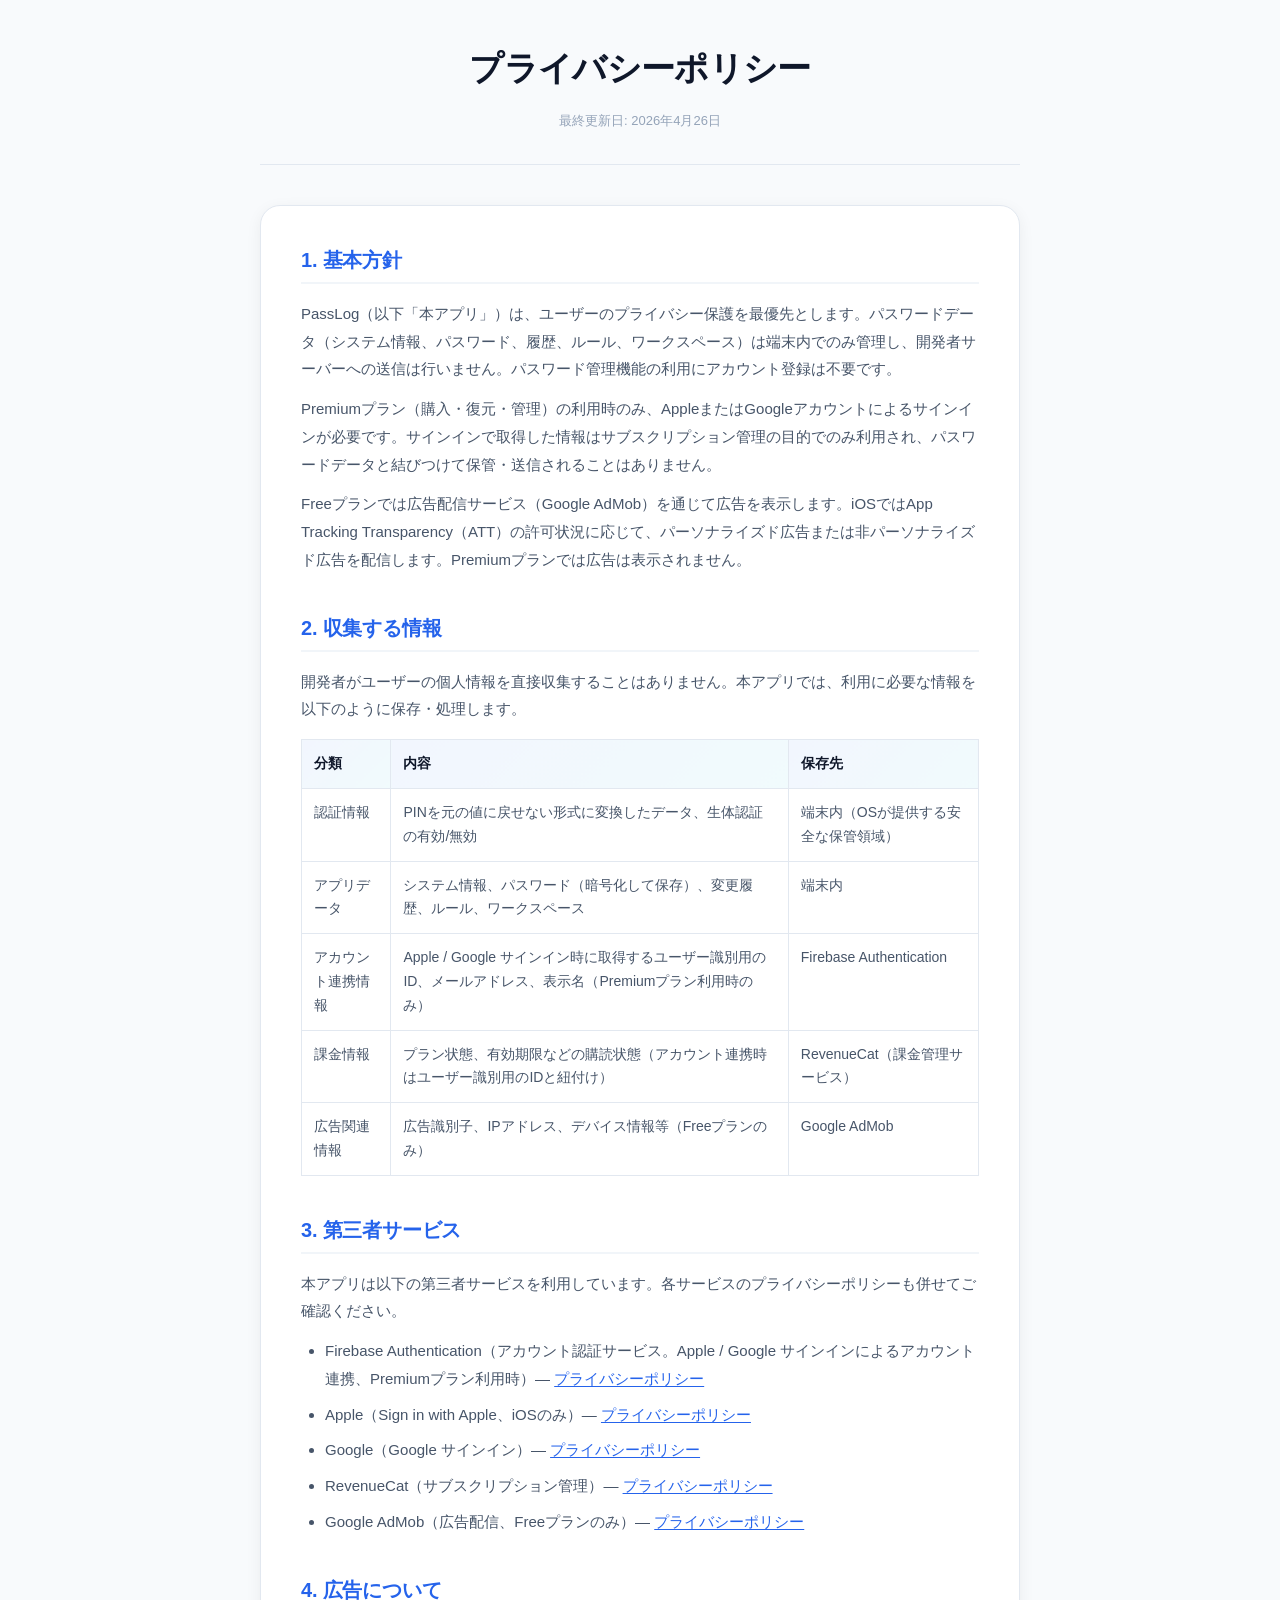
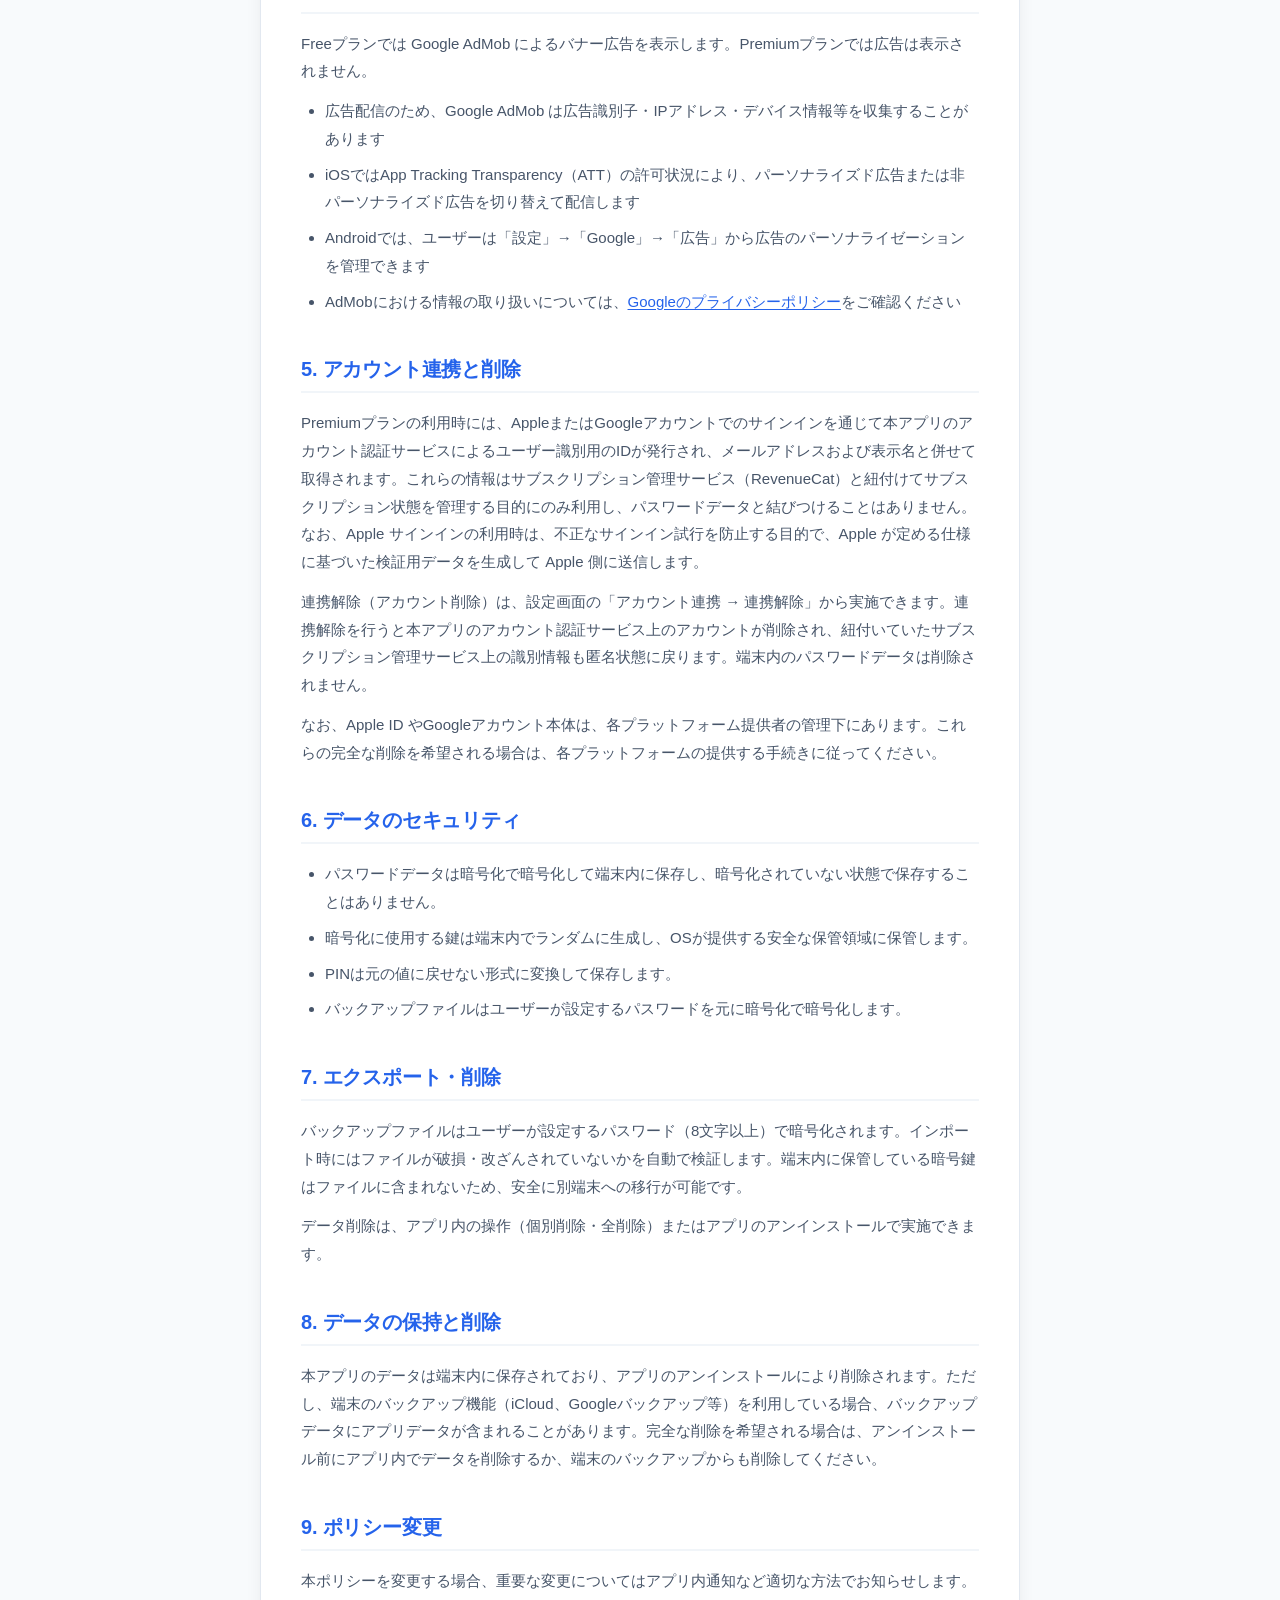
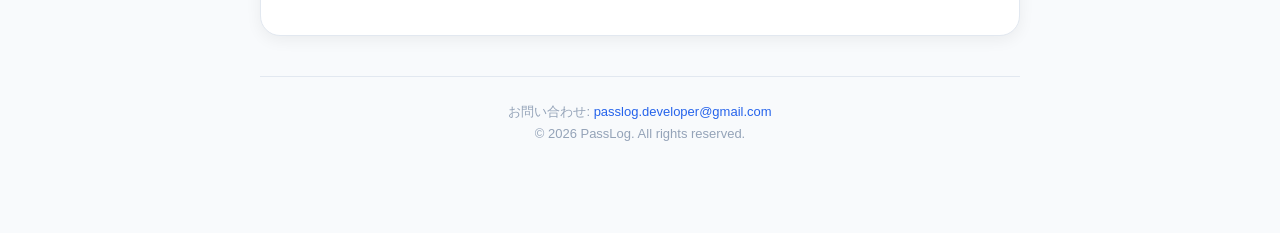
<file: policy.html>
<!doctype html>
<html lang="ja">
<head>
  <meta charset="UTF-8" />
  <meta name="viewport" content="width=device-width, initial-scale=1.0" />
  <title>プライバシーポリシー | PassLog</title>
  <meta name="description" content="PassLog（パスワード管理アプリ）のプライバシーポリシー。収集情報、第三者サービス、データのセキュリティ、保持と削除について。" />
  <meta name="robots" content="noindex" />
  <link rel="icon" type="image/png" href="image/icon.png" />
  <link rel="stylesheet" href="./styles.css" />
</head>
<body class="legal-page">
  <main>
    <div class="legal-container">
      <header class="legal-header">
        <h1 class="legal-title">プライバシーポリシー</h1>
        <p class="legal-meta">最終更新日: 2026年4月26日</p>
      </header>

      <article class="legal-content">
        <section class="legal-section">
          <h2>1. 基本方針</h2>
          <p>PassLog（以下「本アプリ」）は、ユーザーのプライバシー保護を最優先とします。パスワードデータ（システム情報、パスワード、履歴、ルール、ワークスペース）は端末内でのみ管理し、開発者サーバーへの送信は行いません。パスワード管理機能の利用にアカウント登録は不要です。</p>
          <p>Premiumプラン（購入・復元・管理）の利用時のみ、AppleまたはGoogleアカウントによるサインインが必要です。サインインで取得した情報はサブスクリプション管理の目的でのみ利用され、パスワードデータと結びつけて保管・送信されることはありません。</p>
          <p>Freeプランでは広告配信サービス（Google AdMob）を通じて広告を表示します。iOSではApp Tracking Transparency（ATT）の許可状況に応じて、パーソナライズド広告または非パーソナライズド広告を配信します。Premiumプランでは広告は表示されません。</p>
        </section>

        <section class="legal-section">
          <h2>2. 収集する情報</h2>
          <p>開発者がユーザーの個人情報を直接収集することはありません。本アプリでは、利用に必要な情報を以下のように保存・処理します。</p>
          <table>
            <thead>
              <tr><th>分類</th><th>内容</th><th>保存先</th></tr>
            </thead>
            <tbody>
              <tr><td>認証情報</td><td>PINを元の値に戻せない形式に変換したデータ、生体認証の有効/無効</td><td>端末内（OSが提供する安全な保管領域）</td></tr>
              <tr><td>アプリデータ</td><td>システム情報、パスワード（暗号化して保存）、変更履歴、ルール、ワークスペース</td><td>端末内</td></tr>
              <tr><td>アカウント連携情報</td><td>Apple / Google サインイン時に取得するユーザー識別用のID、メールアドレス、表示名（Premiumプラン利用時のみ）</td><td>Firebase Authentication</td></tr>
              <tr><td>課金情報</td><td>プラン状態、有効期限などの購読状態（アカウント連携時はユーザー識別用のIDと紐付け）</td><td>RevenueCat（課金管理サービス）</td></tr>
              <tr><td>広告関連情報</td><td>広告識別子、IPアドレス、デバイス情報等（Freeプランのみ）</td><td>Google AdMob</td></tr>
            </tbody>
          </table>
        </section>

        <section class="legal-section">
          <h2>3. 第三者サービス</h2>
          <p>本アプリは以下の第三者サービスを利用しています。各サービスのプライバシーポリシーも併せてご確認ください。</p>
          <ul>
            <li>Firebase Authentication（アカウント認証サービス。Apple / Google サインインによるアカウント連携、Premiumプラン利用時）— <a href="https://firebase.google.com/support/privacy" target="_blank" rel="noopener noreferrer">プライバシーポリシー</a></li>
            <li>Apple（Sign in with Apple、iOSのみ）— <a href="https://www.apple.com/legal/privacy/" target="_blank" rel="noopener noreferrer">プライバシーポリシー</a></li>
            <li>Google（Google サインイン）— <a href="https://policies.google.com/privacy" target="_blank" rel="noopener noreferrer">プライバシーポリシー</a></li>
            <li>RevenueCat（サブスクリプション管理）— <a href="https://www.revenuecat.com/privacy/" target="_blank" rel="noopener noreferrer">プライバシーポリシー</a></li>
            <li>Google AdMob（広告配信、Freeプランのみ）— <a href="https://policies.google.com/privacy" target="_blank" rel="noopener noreferrer">プライバシーポリシー</a></li>
          </ul>
        </section>

        <section class="legal-section">
          <h2>4. 広告について</h2>
          <p>Freeプランでは Google AdMob によるバナー広告を表示します。Premiumプランでは広告は表示されません。</p>
          <ul>
            <li>広告配信のため、Google AdMob は広告識別子・IPアドレス・デバイス情報等を収集することがあります</li>
            <li>iOSではApp Tracking Transparency（ATT）の許可状況により、パーソナライズド広告または非パーソナライズド広告を切り替えて配信します</li>
            <li>Androidでは、ユーザーは「設定」→「Google」→「広告」から広告のパーソナライゼーションを管理できます</li>
            <li>AdMobにおける情報の取り扱いについては、<a href="https://policies.google.com/privacy" target="_blank" rel="noopener noreferrer">Googleのプライバシーポリシー</a>をご確認ください</li>
          </ul>
        </section>

        <section class="legal-section">
          <h2>5. アカウント連携と削除</h2>
          <p>Premiumプランの利用時には、AppleまたはGoogleアカウントでのサインインを通じて本アプリのアカウント認証サービスによるユーザー識別用のIDが発行され、メールアドレスおよび表示名と併せて取得されます。これらの情報はサブスクリプション管理サービス（RevenueCat）と紐付けてサブスクリプション状態を管理する目的にのみ利用し、パスワードデータと結びつけることはありません。なお、Apple サインインの利用時は、不正なサインイン試行を防止する目的で、Apple が定める仕様に基づいた検証用データを生成して Apple 側に送信します。</p>
          <p>連携解除（アカウント削除）は、設定画面の「アカウント連携 → 連携解除」から実施できます。連携解除を行うと本アプリのアカウント認証サービス上のアカウントが削除され、紐付いていたサブスクリプション管理サービス上の識別情報も匿名状態に戻ります。端末内のパスワードデータは削除されません。</p>
          <p>なお、Apple ID やGoogleアカウント本体は、各プラットフォーム提供者の管理下にあります。これらの完全な削除を希望される場合は、各プラットフォームの提供する手続きに従ってください。</p>
        </section>

        <section class="legal-section">
          <h2>6. データのセキュリティ</h2>
          <ul>
            <li>パスワードデータは暗号化で暗号化して端末内に保存し、暗号化されていない状態で保存することはありません。</li>
            <li>暗号化に使用する鍵は端末内でランダムに生成し、OSが提供する安全な保管領域に保管します。</li>
            <li>PINは元の値に戻せない形式に変換して保存します。</li>
            <li>バックアップファイルはユーザーが設定するパスワードを元に暗号化で暗号化します。</li>
          </ul>
        </section>

        <section class="legal-section">
          <h2>7. エクスポート・削除</h2>
          <p>バックアップファイルはユーザーが設定するパスワード（8文字以上）で暗号化されます。インポート時にはファイルが破損・改ざんされていないかを自動で検証します。端末内に保管している暗号鍵はファイルに含まれないため、安全に別端末への移行が可能です。</p>
          <p>データ削除は、アプリ内の操作（個別削除・全削除）またはアプリのアンインストールで実施できます。</p>
        </section>

        <section class="legal-section">
          <h2>8. データの保持と削除</h2>
          <p>本アプリのデータは端末内に保存されており、アプリのアンインストールにより削除されます。ただし、端末のバックアップ機能（iCloud、Googleバックアップ等）を利用している場合、バックアップデータにアプリデータが含まれることがあります。完全な削除を希望される場合は、アンインストール前にアプリ内でデータを削除するか、端末のバックアップからも削除してください。</p>
        </section>

        <section class="legal-section">
          <h2>9. ポリシー変更</h2>
          <p>本ポリシーを変更する場合、重要な変更についてはアプリ内通知など適切な方法でお知らせします。</p>
        </section>
      </article>

      <footer class="legal-footer">
        <p>お問い合わせ: <a href="mailto:passlog.developer@gmail.com">passlog.developer@gmail.com</a></p>
        <p>&copy; 2026 PassLog. All rights reserved.</p>
      </footer>
    </div>
  </main>
</body>
</html>
</file>
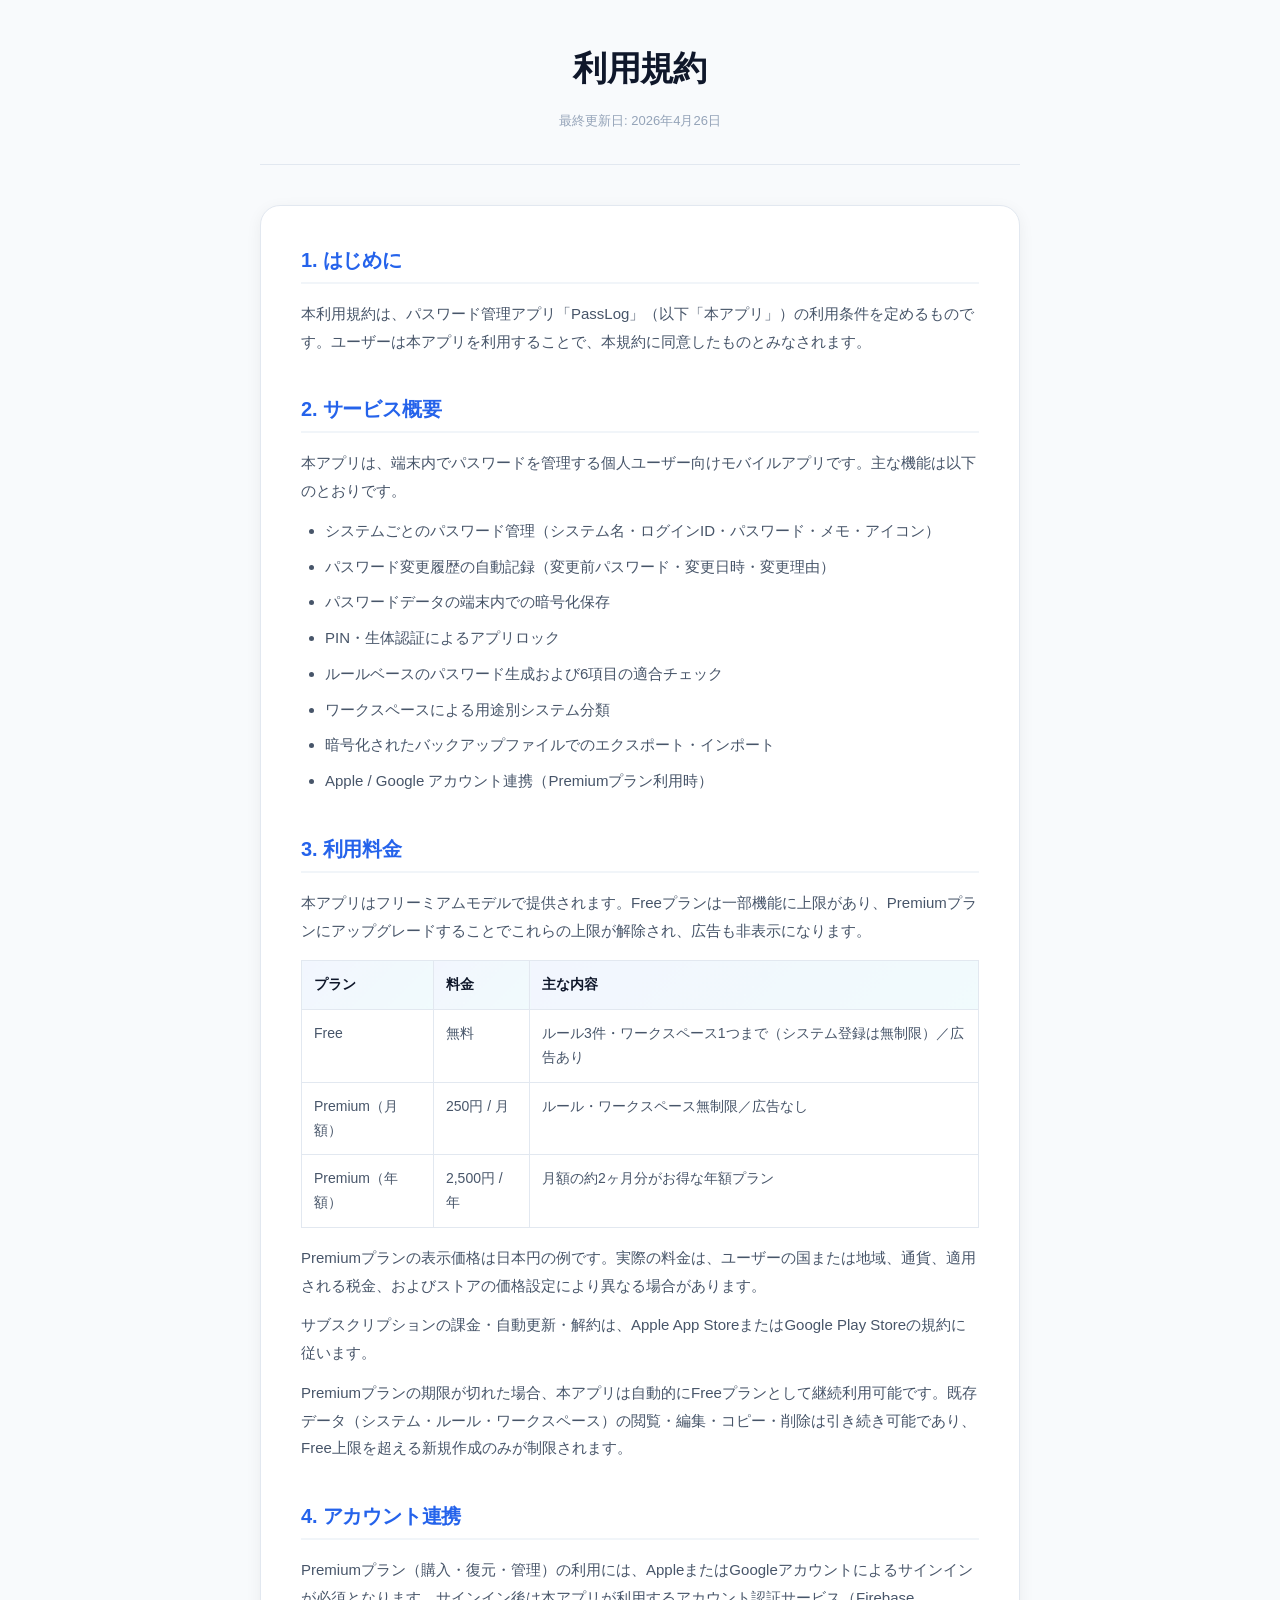
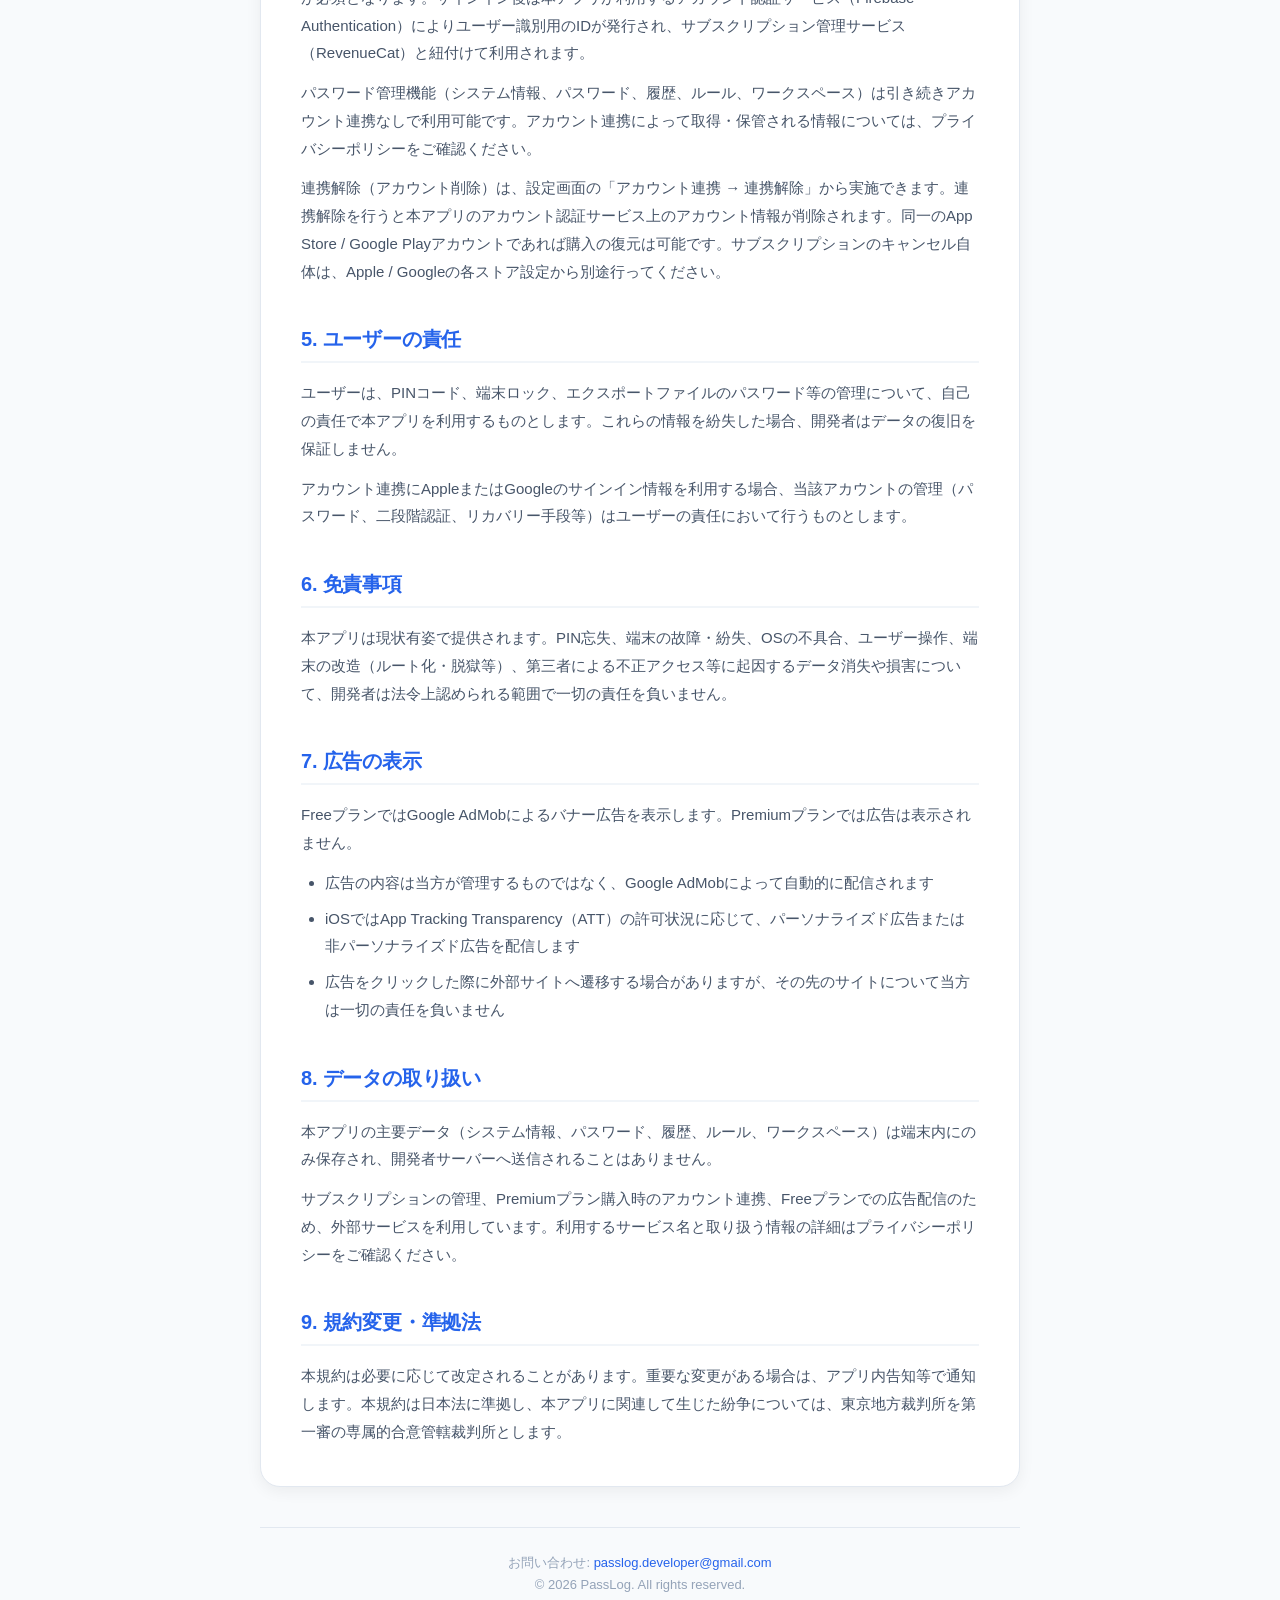
<file: terms.html>
<!doctype html>
<html lang="ja">
<head>
  <meta charset="UTF-8" />
  <meta name="viewport" content="width=device-width, initial-scale=1.0" />
  <title>利用規約 | PassLog</title>
  <meta name="description" content="PassLog（パスワード管理アプリ）の利用規約。サービス概要、料金プラン、ユーザーの責任、免責事項、データの取り扱いについて。" />
  <meta name="robots" content="noindex" />
  <link rel="icon" type="image/png" href="image/icon.png" />
  <link rel="stylesheet" href="./styles.css" />
</head>
<body class="legal-page">
  <main>
    <div class="legal-container">
      <header class="legal-header">
        <h1 class="legal-title">利用規約</h1>
        <p class="legal-meta">最終更新日: 2026年4月26日</p>
      </header>

      <article class="legal-content">
        <section class="legal-section">
          <h2>1. はじめに</h2>
          <p>本利用規約は、パスワード管理アプリ「PassLog」（以下「本アプリ」）の利用条件を定めるものです。ユーザーは本アプリを利用することで、本規約に同意したものとみなされます。</p>
        </section>

        <section class="legal-section">
          <h2>2. サービス概要</h2>
          <p>本アプリは、端末内でパスワードを管理する個人ユーザー向けモバイルアプリです。主な機能は以下のとおりです。</p>
          <ul>
            <li>システムごとのパスワード管理（システム名・ログインID・パスワード・メモ・アイコン）</li>
            <li>パスワード変更履歴の自動記録（変更前パスワード・変更日時・変更理由）</li>
            <li>パスワードデータの端末内での暗号化保存</li>
            <li>PIN・生体認証によるアプリロック</li>
            <li>ルールベースのパスワード生成および6項目の適合チェック</li>
            <li>ワークスペースによる用途別システム分類</li>
            <li>暗号化されたバックアップファイルでのエクスポート・インポート</li>
            <li>Apple / Google アカウント連携（Premiumプラン利用時）</li>
          </ul>
        </section>

        <section class="legal-section">
          <h2>3. 利用料金</h2>
          <p>本アプリはフリーミアムモデルで提供されます。Freeプランは一部機能に上限があり、Premiumプランにアップグレードすることでこれらの上限が解除され、広告も非表示になります。</p>
          <table>
            <thead>
              <tr><th>プラン</th><th>料金</th><th>主な内容</th></tr>
            </thead>
            <tbody>
              <tr><td>Free</td><td>無料</td><td>ルール3件・ワークスペース1つまで（システム登録は無制限）／広告あり</td></tr>
              <tr><td>Premium（月額）</td><td>250円 / 月</td><td>ルール・ワークスペース無制限／広告なし</td></tr>
              <tr><td>Premium（年額）</td><td>2,500円 / 年</td><td>月額の約2ヶ月分がお得な年額プラン</td></tr>
            </tbody>
          </table>
          <p>Premiumプランの表示価格は日本円の例です。実際の料金は、ユーザーの国または地域、通貨、適用される税金、およびストアの価格設定により異なる場合があります。</p>
          <p>サブスクリプションの課金・自動更新・解約は、Apple App StoreまたはGoogle Play Storeの規約に従います。</p>
          <p>Premiumプランの期限が切れた場合、本アプリは自動的にFreeプランとして継続利用可能です。既存データ（システム・ルール・ワークスペース）の閲覧・編集・コピー・削除は引き続き可能であり、Free上限を超える新規作成のみが制限されます。</p>
        </section>

        <section class="legal-section">
          <h2>4. アカウント連携</h2>
          <p>Premiumプラン（購入・復元・管理）の利用には、AppleまたはGoogleアカウントによるサインインが必須となります。サインイン後は本アプリが利用するアカウント認証サービス（Firebase Authentication）によりユーザー識別用のIDが発行され、サブスクリプション管理サービス（RevenueCat）と紐付けて利用されます。</p>
          <p>パスワード管理機能（システム情報、パスワード、履歴、ルール、ワークスペース）は引き続きアカウント連携なしで利用可能です。アカウント連携によって取得・保管される情報については、プライバシーポリシーをご確認ください。</p>
          <p>連携解除（アカウント削除）は、設定画面の「アカウント連携 → 連携解除」から実施できます。連携解除を行うと本アプリのアカウント認証サービス上のアカウント情報が削除されます。同一のApp Store / Google Playアカウントであれば購入の復元は可能です。サブスクリプションのキャンセル自体は、Apple / Googleの各ストア設定から別途行ってください。</p>
        </section>

        <section class="legal-section">
          <h2>5. ユーザーの責任</h2>
          <p>ユーザーは、PINコード、端末ロック、エクスポートファイルのパスワード等の管理について、自己の責任で本アプリを利用するものとします。これらの情報を紛失した場合、開発者はデータの復旧を保証しません。</p>
          <p>アカウント連携にAppleまたはGoogleのサインイン情報を利用する場合、当該アカウントの管理（パスワード、二段階認証、リカバリー手段等）はユーザーの責任において行うものとします。</p>
        </section>

        <section class="legal-section">
          <h2>6. 免責事項</h2>
          <p>本アプリは現状有姿で提供されます。PIN忘失、端末の故障・紛失、OSの不具合、ユーザー操作、端末の改造（ルート化・脱獄等）、第三者による不正アクセス等に起因するデータ消失や損害について、開発者は法令上認められる範囲で一切の責任を負いません。</p>
        </section>

        <section class="legal-section">
          <h2>7. 広告の表示</h2>
          <p>FreeプランではGoogle AdMobによるバナー広告を表示します。Premiumプランでは広告は表示されません。</p>
          <ul>
            <li>広告の内容は当方が管理するものではなく、Google AdMobによって自動的に配信されます</li>
            <li>iOSではApp Tracking Transparency（ATT）の許可状況に応じて、パーソナライズド広告または非パーソナライズド広告を配信します</li>
            <li>広告をクリックした際に外部サイトへ遷移する場合がありますが、その先のサイトについて当方は一切の責任を負いません</li>
          </ul>
        </section>

        <section class="legal-section">
          <h2>8. データの取り扱い</h2>
          <p>本アプリの主要データ（システム情報、パスワード、履歴、ルール、ワークスペース）は端末内にのみ保存され、開発者サーバーへ送信されることはありません。</p>
          <p>サブスクリプションの管理、Premiumプラン購入時のアカウント連携、Freeプランでの広告配信のため、外部サービスを利用しています。利用するサービス名と取り扱う情報の詳細はプライバシーポリシーをご確認ください。</p>
        </section>

        <section class="legal-section">
          <h2>9. 規約変更・準拠法</h2>
          <p>本規約は必要に応じて改定されることがあります。重要な変更がある場合は、アプリ内告知等で通知します。本規約は日本法に準拠し、本アプリに関連して生じた紛争については、東京地方裁判所を第一審の専属的合意管轄裁判所とします。</p>
        </section>
      </article>

      <footer class="legal-footer">
        <p>お問い合わせ: <a href="mailto:passlog.developer@gmail.com">passlog.developer@gmail.com</a></p>
        <p>&copy; 2026 PassLog. All rights reserved.</p>
      </footer>
    </div>
  </main>
</body>
</html>
</file>
<file: styles.css>
/* ============================================================
   PassLog LP — Unified Stylesheet
   v4.0.0 / 2026-04-23
   LP本体 (index.html) と 法的ページ (terms.html / policy.html) 共通
   ============================================================ */

/* ----------------------------------------------------------
   1. Design Tokens (light & dark via prefers-color-scheme)
   ---------------------------------------------------------- */
:root {
  /* Brand */
  --primary: #2563eb;
  --primary-dark: #1d4ed8;
  --primary-light: #60a5fa;
  --accent: #06b6d4;
  --accent-light: #22d3ee;

  /* State */
  --success: #10b981;
  --warning: #f59e0b;
  --danger: #ef4444;

  /* Text */
  --text-primary: #0f172a;
  --text-secondary: #475569;
  --text-muted: #94a3b8;
  --text-on-dark: #e2e8f0;
  --text-on-dark-muted: rgba(255, 255, 255, 0.65);

  /* Background */
  --bg-primary: #ffffff;
  --bg-secondary: #f8fafc;
  --bg-tertiary: #f1f5f9;
  --surface: #ffffff;

  /* Border */
  --border: #e2e8f0;
  --border-light: #f1f5f9;

  /* Dark hero palette (brand) */
  --dark-1: #0a1628;
  --dark-2: #0f172a;
  --dark-3: #1e293b;

  /* Gradient */
  --gradient-hero: linear-gradient(135deg, #0a1628 0%, #1e293b 50%, #0f172a 100%);
  --gradient-accent: linear-gradient(135deg, #2563eb 0%, #06b6d4 100%);
  --gradient-soft: linear-gradient(135deg, rgba(37, 99, 235, 0.06) 0%, rgba(6, 182, 212, 0.06) 100%);

  /* Shadow */
  --shadow-sm: 0 1px 2px rgba(0, 0, 0, 0.04);
  --shadow-md: 0 4px 16px rgba(0, 0, 0, 0.06);
  --shadow-lg: 0 12px 40px rgba(0, 0, 0, 0.10);
  --shadow-glow: 0 0 60px rgba(37, 99, 235, 0.15);

  /* Radius */
  --radius-sm: 12px;
  --radius-md: 20px;
  --radius-lg: 28px;
  --radius-full: 100px;

  /* Spacing (4px step) */
  --space-1: 4px;
  --space-2: 8px;
  --space-3: 12px;
  --space-4: 16px;
  --space-5: 20px;
  --space-6: 24px;
  --space-8: 32px;
  --space-10: 40px;
  --space-12: 48px;
  --space-16: 64px;
  --space-20: 80px;
  --space-24: 96px;

  /* Layout */
  --content-width: 1200px;
  --legal-width: 760px;

  /* Type */
  --font-ui: -apple-system, BlinkMacSystemFont, "Segoe UI", Roboto, "Hiragino Sans", "Noto Sans JP", sans-serif;
}

@media (prefers-color-scheme: dark) {
  :root {
    --text-primary: #f1f5f9;
    --text-secondary: #cbd5e1;
    --text-muted: #94a3b8;
    --bg-primary: #0f172a;
    --bg-secondary: #1e293b;
    --bg-tertiary: #0b1322;
    --surface: #111c31;
    --border: #334155;
    --border-light: #1e293b;
    --shadow-md: 0 4px 16px rgba(0, 0, 0, 0.35);
    --shadow-lg: 0 12px 40px rgba(0, 0, 0, 0.45);
    --gradient-soft: linear-gradient(135deg, rgba(37, 99, 235, 0.12) 0%, rgba(6, 182, 212, 0.10) 100%);
  }
}

/* ----------------------------------------------------------
   2. Reset & Base
   ---------------------------------------------------------- */
*,
*::before,
*::after {
  margin: 0;
  padding: 0;
  box-sizing: border-box;
}

html {
  scroll-behavior: smooth;
}

body {
  font-family: var(--font-ui);
  line-height: 1.7;
  color: var(--text-primary);
  background-color: var(--bg-primary);
  overflow-x: hidden;
  -webkit-font-smoothing: antialiased;
  -moz-osx-font-smoothing: grayscale;
}

img {
  max-width: 100%;
  height: auto;
  display: block;
}

a {
  color: var(--primary);
  text-decoration: none;
}

ul {
  list-style: none;
}

/* ----------------------------------------------------------
   3. Typography
   ---------------------------------------------------------- */
.section-label {
  display: inline-block;
  font-size: 13px;
  font-weight: 700;
  color: var(--accent);
  letter-spacing: 0.2em;
  text-transform: uppercase;
  margin-bottom: var(--space-4);
}

.section-title {
  font-size: clamp(28px, 4vw, 44px);
  font-weight: 800;
  line-height: 1.25;
  letter-spacing: -0.02em;
  color: var(--text-primary);
  margin-bottom: var(--space-4);
}

.section-desc {
  font-size: clamp(15px, 1.6vw, 17px);
  color: var(--text-secondary);
  max-width: 640px;
  margin: 0 auto;
}

/* ----------------------------------------------------------
   4. Layout
   ---------------------------------------------------------- */
.container {
  max-width: var(--content-width);
  margin: 0 auto;
  padding: 0 var(--space-6);
}

.section {
  padding: clamp(64px, 10vw, 120px) 0;
}

.section-alt {
  background: var(--bg-secondary);
}

.section-header {
  text-align: center;
  max-width: 820px;
  margin: 0 auto var(--space-16);
}

/* ----------------------------------------------------------
   5. Components
   ---------------------------------------------------------- */

/* Skip link (a11y) */
.skip-link {
  position: absolute;
  top: -40px;
  left: 0;
  background: var(--primary);
  color: #fff;
  padding: 8px 16px;
  text-decoration: none;
  z-index: 100;
  border-radius: 0 0 var(--radius-sm) 0;
  font-size: 14px;
  font-weight: 600;
}

.skip-link:focus {
  top: 0;
}

/* Store badges */
.store-badges {
  display: flex;
  flex-wrap: wrap;
  gap: var(--space-4);
  align-items: center;
}

.store-badge {
  display: inline-flex;
  transition: transform 0.2s ease;
}

.store-badge:hover {
  transform: translateY(-2px);
}

.store-badge img {
  display: block;
}

/* ----------------------------------------------------------
   6. Site Chrome (Nav / Footer)
   ---------------------------------------------------------- */
.site-header {
  position: fixed;
  top: 0;
  left: 0;
  right: 0;
  z-index: 50;
  padding: 16px 24px;
  transition: background 0.3s ease, backdrop-filter 0.3s ease, padding 0.3s ease;
}

.site-header.scrolled {
  background: rgba(10, 22, 40, 0.92);
  backdrop-filter: blur(20px);
  -webkit-backdrop-filter: blur(20px);
  border-bottom: 1px solid rgba(255, 255, 255, 0.06);
  padding: 12px 24px;
}

.site-nav {
  max-width: var(--content-width);
  margin: 0 auto;
}

.nav-container {
  display: flex;
  align-items: center;
  justify-content: space-between;
  gap: var(--space-4);
}

.nav-logo {
  display: flex;
  align-items: center;
  gap: 10px;
  font-size: 22px;
  font-weight: 800;
  color: #fff;
  letter-spacing: -0.03em;
}

.nav-logo img {
  width: 32px;
  height: 32px;
  border-radius: 8px;
}

.nav-links {
  display: flex;
  gap: 32px;
}

.nav-links a {
  position: relative;
  color: rgba(255, 255, 255, 0.7);
  font-size: 14px;
  font-weight: 500;
  transition: color 0.2s ease;
}

.nav-links a:hover {
  color: #fff;
}

.nav-links a::after {
  content: "";
  position: absolute;
  bottom: -4px;
  left: 0;
  width: 0;
  height: 2px;
  background: var(--accent);
  transition: width 0.3s ease;
}

.nav-links a:hover::after {
  width: 100%;
}

.nav-cta {
  display: inline-block;
  background: var(--gradient-accent);
  color: #fff;
  padding: 10px 22px;
  border-radius: var(--radius-full);
  font-size: 14px;
  font-weight: 600;
  transition: transform 0.2s ease, box-shadow 0.2s ease;
}

.nav-cta:hover {
  transform: translateY(-1px);
  box-shadow: 0 8px 24px rgba(37, 99, 235, 0.35);
}

.site-footer {
  background: var(--dark-1);
  color: rgba(255, 255, 255, 0.7);
  padding: var(--space-16) var(--space-6) var(--space-10);
}

.footer-content {
  max-width: var(--content-width);
  margin: 0 auto;
  display: flex;
  flex-direction: column;
  align-items: center;
  gap: var(--space-6);
  text-align: center;
}

.footer-logo {
  display: flex;
  align-items: center;
  gap: 10px;
  font-size: 18px;
  font-weight: 700;
  color: #fff;
}

.footer-links {
  display: flex;
  flex-wrap: wrap;
  gap: var(--space-6);
  justify-content: center;
}

.footer-links a {
  color: rgba(255, 255, 255, 0.7);
  font-size: 14px;
  transition: color 0.2s ease;
}

.footer-links a:hover {
  color: #fff;
}

.footer-copy {
  font-size: 13px;
  color: rgba(255, 255, 255, 0.45);
}

.footer-contact {
  font-size: 13px;
  color: rgba(255, 255, 255, 0.55);
}

.footer-contact a {
  color: rgba(255, 255, 255, 0.85);
}

/* ----------------------------------------------------------
   7. LP Sections
   ---------------------------------------------------------- */

/* Hero */
.hero {
  position: relative;
  min-height: 100vh;
  padding: 120px 24px 80px;
  background: var(--gradient-hero);
  color: #fff;
  display: flex;
  align-items: center;
  overflow: hidden;
}

.hero::before,
.hero::after {
  content: "";
  position: absolute;
  border-radius: 50%;
  filter: blur(100px);
  pointer-events: none;
}

.hero::before {
  width: 500px;
  height: 500px;
  background: rgba(37, 99, 235, 0.25);
  top: -150px;
  right: -100px;
  animation: float 10s ease-in-out infinite;
}

.hero::after {
  width: 400px;
  height: 400px;
  background: rgba(6, 182, 212, 0.18);
  bottom: -100px;
  left: -80px;
  animation: float 12s ease-in-out infinite reverse;
}

.hero-grid-overlay {
  position: absolute;
  inset: 0;
  background-image:
    linear-gradient(rgba(255, 255, 255, 0.03) 1px, transparent 1px),
    linear-gradient(90deg, rgba(255, 255, 255, 0.03) 1px, transparent 1px);
  background-size: 48px 48px;
  mask-image: radial-gradient(ellipse at center, black 30%, transparent 70%);
  -webkit-mask-image: radial-gradient(ellipse at center, black 30%, transparent 70%);
  pointer-events: none;
}

.hero-content {
  position: relative;
  max-width: var(--content-width);
  margin: 0 auto;
  width: 100%;
  display: grid;
  grid-template-columns: 1.1fr 0.9fr;
  gap: var(--space-16);
  align-items: center;
}

.hero-text {
  z-index: 2;
}

.hero-badge {
  display: inline-flex;
  align-items: center;
  gap: 10px;
  padding: 8px 18px;
  background: rgba(255, 255, 255, 0.08);
  border: 1px solid rgba(255, 255, 255, 0.15);
  border-radius: var(--radius-full);
  font-size: 13px;
  color: rgba(255, 255, 255, 0.9);
  margin-bottom: var(--space-6);
  backdrop-filter: blur(12px);
  -webkit-backdrop-filter: blur(12px);
}

.hero-badge-dot {
  width: 8px;
  height: 8px;
  background: var(--accent);
  border-radius: 50%;
  animation: pulse-dot 2s ease-in-out infinite;
}

.hero-title {
  font-size: clamp(36px, 5.5vw, 60px);
  font-weight: 800;
  line-height: 1.15;
  letter-spacing: -0.03em;
  margin-bottom: var(--space-6);
}

.hero-title-gradient {
  background: linear-gradient(135deg, #60a5fa 0%, #22d3ee 100%);
  -webkit-background-clip: text;
  background-clip: text;
  -webkit-text-fill-color: transparent;
}

.hero-subtitle {
  font-size: clamp(15px, 1.8vw, 19px);
  color: rgba(255, 255, 255, 0.78);
  line-height: 1.7;
  margin-bottom: var(--space-8);
  max-width: 560px;
}

.hero-actions {
  margin-bottom: var(--space-10);
}

.hero-stats {
  display: grid;
  grid-template-columns: repeat(4, 1fr);
  gap: var(--space-4);
  max-width: 520px;
}

.hero-stat {
  padding: var(--space-3) 0;
  border-top: 1px solid rgba(255, 255, 255, 0.12);
}

.hero-stat-value {
  font-size: clamp(18px, 2.2vw, 22px);
  font-weight: 700;
  color: #fff;
  letter-spacing: -0.02em;
  line-height: 1.2;
}

.hero-stat-label {
  font-size: 12px;
  color: rgba(255, 255, 255, 0.55);
  margin-top: 4px;
}

.hero-visual {
  position: relative;
  display: flex;
  justify-content: center;
  align-items: center;
}

.hero-phone-glow {
  position: absolute;
  width: 360px;
  height: 360px;
  background: radial-gradient(circle, rgba(37, 99, 235, 0.35) 0%, transparent 70%);
  filter: blur(40px);
}

.hero-phone-carousel {
  position: relative;
  width: 280px;
  height: 607px;
}

.hero-phone-img {
  position: absolute;
  top: 0;
  left: 0;
  width: 280px;
  height: 607px;
  border-radius: 36px;
  box-shadow: 0 30px 80px rgba(0, 0, 0, 0.5), 0 0 0 1px rgba(255, 255, 255, 0.08);
  opacity: 0;
  transition: opacity 0.8s ease;
  object-fit: cover;
}

.hero-phone-img.active {
  opacity: 1;
}

/* Pillars (新設) */
.pillars-section {
  padding: clamp(72px, 10vw, 120px) 0;
  background: var(--bg-primary);
}

.pillars-grid {
  display: grid;
  grid-template-columns: repeat(4, 1fr);
  gap: var(--space-5);
  margin-top: var(--space-8);
}

.pillar-card {
  position: relative;
  padding: var(--space-8) var(--space-6);
  background: var(--surface);
  border: 1px solid var(--border);
  border-radius: var(--radius-md);
  transition: transform 0.3s ease, box-shadow 0.3s ease, border-color 0.3s ease;
  overflow: hidden;
}

.pillar-card::before {
  content: "";
  position: absolute;
  top: 0;
  left: 0;
  right: 0;
  height: 4px;
  background: var(--gradient-accent);
  opacity: 0.9;
}

.pillar-card:hover {
  transform: translateY(-4px);
  box-shadow: var(--shadow-lg);
  border-color: transparent;
}

.pillar-num {
  display: inline-flex;
  align-items: center;
  justify-content: center;
  width: 40px;
  height: 40px;
  background: var(--gradient-soft);
  color: var(--primary);
  font-size: 18px;
  font-weight: 800;
  border-radius: var(--radius-sm);
  margin-bottom: var(--space-4);
}

.pillar-icon {
  font-size: 36px;
  line-height: 1;
  margin-bottom: var(--space-4);
}

.pillar-card h3 {
  font-size: 18px;
  font-weight: 800;
  color: var(--text-primary);
  letter-spacing: -0.01em;
  line-height: 1.4;
  margin-bottom: var(--space-3);
}

.pillar-card p {
  font-size: 14px;
  color: var(--text-secondary);
  line-height: 1.75;
}

/* Scenes */
.scenes-grid {
  display: grid;
  grid-template-columns: repeat(3, 1fr);
  gap: var(--space-6);
}

.scene-card {
  padding: var(--space-8) var(--space-6);
  background: var(--surface);
  border: 1px solid var(--border);
  border-radius: var(--radius-md);
  transition: transform 0.3s ease, box-shadow 0.3s ease;
}

.scene-card:hover {
  transform: translateY(-4px);
  box-shadow: var(--shadow-lg);
}

.scene-emoji {
  font-size: 44px;
  line-height: 1;
  display: block;
  margin-bottom: var(--space-4);
}

.scene-card h3 {
  font-size: 18px;
  font-weight: 700;
  color: var(--text-primary);
  line-height: 1.45;
  margin-bottom: var(--space-3);
}

.scene-card p {
  font-size: 14px;
  color: var(--text-secondary);
  line-height: 1.75;
  margin-bottom: var(--space-4);
}

.scene-arrow {
  display: inline-block;
  font-size: 13px;
  font-weight: 700;
  color: var(--primary);
  padding: 6px 14px;
  background: var(--gradient-soft);
  border-radius: var(--radius-full);
}

/* How it works */
.steps-container {
  display: grid;
  grid-template-columns: 1fr auto 1fr auto 1fr;
  gap: var(--space-4);
  align-items: stretch;
  max-width: 1000px;
  margin: 0 auto;
}

.step-item {
  display: flex;
  flex-direction: column;
  align-items: center;
  text-align: center;
  gap: var(--space-4);
  padding: var(--space-6);
  background: var(--surface);
  border: 1px solid var(--border);
  border-radius: var(--radius-md);
}

.step-number {
  display: inline-flex;
  align-items: center;
  justify-content: center;
  width: 48px;
  height: 48px;
  background: var(--gradient-accent);
  color: #fff;
  font-size: 20px;
  font-weight: 800;
  border-radius: 50%;
  box-shadow: 0 8px 24px rgba(37, 99, 235, 0.25);
}

.step-item h3 {
  font-size: 17px;
  font-weight: 700;
  color: var(--text-primary);
  margin-bottom: var(--space-2);
}

.step-item p {
  font-size: 14px;
  color: var(--text-secondary);
  line-height: 1.7;
}

.step-connector {
  align-self: center;
  color: var(--primary);
  font-size: 28px;
  font-weight: 400;
}

/* Security */
.security-section {
  padding: clamp(64px, 10vw, 120px) 0;
  background: var(--gradient-hero);
  color: #fff;
  position: relative;
  overflow: hidden;
}

.security-section::before {
  content: "";
  position: absolute;
  top: 50%;
  left: 50%;
  transform: translate(-50%, -50%);
  width: 600px;
  height: 600px;
  background: radial-gradient(circle, rgba(6, 182, 212, 0.15) 0%, transparent 70%);
  filter: blur(80px);
  pointer-events: none;
}

.security-header {
  position: relative;
  text-align: center;
  max-width: 760px;
  margin: 0 auto var(--space-16);
}

.security-title {
  font-size: clamp(28px, 4vw, 44px);
  font-weight: 800;
  letter-spacing: -0.02em;
  line-height: 1.25;
  margin-bottom: var(--space-5);
  color: #fff;
}

.security-desc {
  font-size: clamp(15px, 1.6vw, 17px);
  color: rgba(255, 255, 255, 0.75);
}

.security-grid {
  position: relative;
  display: grid;
  grid-template-columns: repeat(3, 1fr);
  gap: var(--space-5);
  max-width: var(--content-width);
  margin: 0 auto;
  padding: 0 var(--space-6);
}

.security-card {
  padding: var(--space-8) var(--space-6);
  background: rgba(255, 255, 255, 0.04);
  border: 1px solid rgba(255, 255, 255, 0.1);
  border-radius: var(--radius-md);
  backdrop-filter: blur(12px);
  -webkit-backdrop-filter: blur(12px);
  transition: transform 0.3s ease, border-color 0.3s ease, background 0.3s ease;
}

.security-card:hover {
  transform: translateY(-4px);
  border-color: rgba(34, 211, 238, 0.4);
  background: rgba(255, 255, 255, 0.06);
}

.security-icon {
  font-size: 36px;
  line-height: 1;
  margin-bottom: var(--space-4);
}

.security-card h3 {
  font-size: 18px;
  font-weight: 700;
  color: #fff;
  margin-bottom: var(--space-3);
}

.security-card p {
  font-size: 14px;
  color: rgba(255, 255, 255, 0.72);
  line-height: 1.75;
}

.security-note {
  position: relative;
  max-width: var(--content-width);
  margin: var(--space-12) auto 0;
  padding: 0 var(--space-6);
  text-align: center;
  font-size: 13px;
  color: rgba(255, 255, 255, 0.55);
}

/* Features */
.features-grid {
  display: grid;
  grid-template-columns: repeat(3, 1fr);
  gap: var(--space-5);
}

.feature-card {
  padding: var(--space-8) var(--space-6);
  background: var(--surface);
  border: 1px solid var(--border);
  border-radius: var(--radius-md);
  transition: transform 0.3s ease, box-shadow 0.3s ease, border-color 0.3s ease;
}

.feature-card:hover {
  transform: translateY(-4px);
  box-shadow: var(--shadow-lg);
  border-color: transparent;
}

.feature-icon-wrap {
  font-size: 36px;
  line-height: 1;
  margin-bottom: var(--space-4);
}

.feature-card h3 {
  font-size: 18px;
  font-weight: 700;
  color: var(--text-primary);
  margin-bottom: var(--space-3);
  letter-spacing: -0.01em;
}

.feature-card p {
  font-size: 14px;
  color: var(--text-secondary);
  line-height: 1.75;
}

/* Comparison */
.comparison-section {
  padding: clamp(64px, 10vw, 120px) 0;
}

.comparison-table-wrap {
  max-width: 960px;
  margin: 0 auto;
  background: var(--surface);
  border: 1px solid var(--border);
  border-radius: var(--radius-md);
  overflow: hidden;
  box-shadow: var(--shadow-md);
}

.comparison-table {
  width: 100%;
  border-collapse: collapse;
}

.comparison-table thead th {
  background: var(--bg-tertiary);
  padding: var(--space-5) var(--space-4);
  text-align: center;
  font-size: 14px;
  font-weight: 700;
  color: var(--text-primary);
  border-bottom: 1px solid var(--border);
}

.comparison-table thead th:first-child {
  text-align: left;
}

.comparison-table thead th.highlight {
  background: var(--gradient-accent);
  color: #fff;
}

.comparison-table tbody td {
  padding: var(--space-4);
  font-size: 14px;
  color: var(--text-secondary);
  border-bottom: 1px solid var(--border-light);
  text-align: center;
}

.comparison-table tbody td:first-child {
  text-align: left;
  font-weight: 600;
  color: var(--text-primary);
}

.comparison-table tbody tr:last-child td {
  border-bottom: none;
}

.comparison-table tbody td.highlight {
  background: rgba(37, 99, 235, 0.04);
  font-weight: 700;
  color: var(--primary);
}

.check-yes {
  display: inline-block;
  color: var(--success);
  font-size: 18px;
  font-weight: 700;
}

.check-no {
  display: inline-block;
  color: var(--text-muted);
  font-size: 18px;
}

.check-partial {
  display: inline-block;
  font-size: 12px;
  color: var(--warning);
  background: rgba(245, 158, 11, 0.1);
  padding: 2px 10px;
  border-radius: var(--radius-full);
  font-weight: 600;
}

/* Plans */
.plans-grid {
  display: grid;
  grid-template-columns: repeat(2, 1fr);
  gap: var(--space-6);
  max-width: 920px;
  margin: 0 auto;
}

.plan-card {
  position: relative;
  padding: var(--space-10) var(--space-8);
  background: var(--surface);
  border: 1px solid var(--border);
  border-radius: var(--radius-lg);
  transition: transform 0.3s ease, box-shadow 0.3s ease;
}

.plan-card:hover {
  transform: translateY(-4px);
  box-shadow: var(--shadow-lg);
}

.plan-card.plan-premium {
  border: 2px solid transparent;
  background:
    linear-gradient(var(--surface), var(--surface)) padding-box,
    var(--gradient-accent) border-box;
  box-shadow: var(--shadow-glow);
}

.plan-badge {
  position: absolute;
  top: -14px;
  right: var(--space-6);
  padding: 6px 16px;
  background: var(--gradient-accent);
  color: #fff;
  font-size: 12px;
  font-weight: 700;
  border-radius: var(--radius-full);
  letter-spacing: 0.05em;
}

.plan-name {
  font-size: 14px;
  font-weight: 700;
  color: var(--accent);
  letter-spacing: 0.15em;
  text-transform: uppercase;
  margin-bottom: var(--space-3);
}

.plan-price {
  font-size: 28px;
  font-weight: 800;
  color: var(--text-primary);
  letter-spacing: -0.02em;
  line-height: 1.3;
  margin-bottom: var(--space-6);
}

.plan-price small {
  font-size: 13px;
  font-weight: 500;
  color: var(--text-muted);
  margin-left: 4px;
}

.plan-price-highlight {
  display: inline-block;
  margin-top: var(--space-2);
  font-size: 13px;
  font-weight: 600;
  color: var(--accent);
  background: var(--gradient-soft);
  padding: 4px 12px;
  border-radius: var(--radius-full);
}

.plan-features {
  display: flex;
  flex-direction: column;
  gap: var(--space-3);
}

.plan-features li {
  display: flex;
  align-items: flex-start;
  gap: 10px;
  font-size: 14px;
  color: var(--text-secondary);
  line-height: 1.65;
}

.plan-check {
  flex-shrink: 0;
  color: var(--success);
  font-weight: 700;
  font-size: 16px;
  line-height: 1.65;
}

/* Graceful degradation notice (段階的制限) */
.plans-notice {
  max-width: 920px;
  margin: var(--space-10) auto 0;
  padding: var(--space-6) var(--space-8);
  background: var(--gradient-soft);
  border: 1px solid rgba(37, 99, 235, 0.2);
  border-radius: var(--radius-md);
  display: flex;
  align-items: flex-start;
  gap: var(--space-4);
}

.plans-notice-icon {
  flex-shrink: 0;
  font-size: 24px;
  line-height: 1;
}

.plans-notice-body {
  flex: 1;
  font-size: 14px;
  color: var(--text-secondary);
  line-height: 1.75;
}

.plans-notice-body strong {
  color: var(--text-primary);
  font-weight: 700;
}

/* FAQ */
.faq-list {
  max-width: 820px;
  margin: 0 auto;
  display: flex;
  flex-direction: column;
  gap: var(--space-3);
}

.faq-item {
  background: var(--surface);
  border: 1px solid var(--border);
  border-radius: var(--radius-md);
  overflow: hidden;
  transition: border-color 0.2s ease;
}

.faq-item.open {
  border-color: var(--primary);
}

.faq-question {
  display: flex;
  align-items: center;
  justify-content: space-between;
  gap: var(--space-4);
  padding: var(--space-5) var(--space-6);
  cursor: pointer;
  user-select: none;
}

.faq-question:focus-visible {
  outline: 2px solid var(--primary);
  outline-offset: -2px;
}

.faq-question-text {
  display: flex;
  align-items: flex-start;
  gap: var(--space-3);
  font-size: 15px;
  font-weight: 600;
  color: var(--text-primary);
  line-height: 1.6;
}

.faq-q-mark {
  display: inline-flex;
  align-items: center;
  justify-content: center;
  flex-shrink: 0;
  width: 26px;
  height: 26px;
  background: var(--gradient-accent);
  color: #fff;
  border-radius: 50%;
  font-size: 12px;
  font-weight: 800;
}

.faq-chevron {
  flex-shrink: 0;
  font-size: 12px;
  color: var(--text-muted);
  transition: transform 0.3s ease;
}

.faq-item.open .faq-chevron {
  transform: rotate(180deg);
  color: var(--primary);
}

.faq-answer {
  max-height: 0;
  overflow: hidden;
  transition: max-height 0.4s ease;
}

.faq-item.open .faq-answer {
  max-height: 800px;
}

.faq-answer-inner {
  padding: 0 var(--space-6) var(--space-5) 52px;
  font-size: 14px;
  color: var(--text-secondary);
  line-height: 1.8;
}

/* CTA */
.cta-section {
  padding: clamp(72px, 10vw, 120px) var(--space-6);
  background: var(--gradient-hero);
  color: #fff;
  text-align: center;
  position: relative;
  overflow: hidden;
}

.cta-section::before {
  content: "";
  position: absolute;
  top: 50%;
  left: 50%;
  transform: translate(-50%, -50%);
  width: 700px;
  height: 700px;
  background: radial-gradient(circle, rgba(37, 99, 235, 0.25) 0%, transparent 70%);
  filter: blur(60px);
  pointer-events: none;
}

.cta-content {
  position: relative;
  max-width: 760px;
  margin: 0 auto;
}

.cta-title {
  font-size: clamp(30px, 4.5vw, 48px);
  font-weight: 800;
  letter-spacing: -0.02em;
  line-height: 1.2;
  margin-bottom: var(--space-5);
}

.cta-desc {
  font-size: clamp(15px, 1.6vw, 18px);
  color: rgba(255, 255, 255, 0.78);
  margin-bottom: var(--space-10);
  line-height: 1.7;
}

.cta-buttons {
  display: flex;
  flex-wrap: wrap;
  gap: var(--space-4);
  justify-content: center;
  margin-bottom: var(--space-10);
}

.cta-features {
  display: flex;
  flex-wrap: wrap;
  gap: var(--space-3);
  justify-content: center;
}

.cta-feature {
  display: inline-flex;
  align-items: center;
  gap: 6px;
  padding: 6px 14px;
  background: rgba(255, 255, 255, 0.08);
  border: 1px solid rgba(255, 255, 255, 0.12);
  border-radius: var(--radius-full);
  font-size: 13px;
  color: rgba(255, 255, 255, 0.85);
}

.cta-feature-icon {
  font-size: 14px;
  line-height: 1;
}

/* ----------------------------------------------------------
   8. Legal pages (terms / policy)
   ---------------------------------------------------------- */
body.legal-page {
  background: var(--bg-secondary);
}

.legal-page main {
  padding: var(--space-10) var(--space-4) var(--space-16);
}

.legal-container {
  max-width: var(--legal-width);
  margin: 0 auto;
}

.legal-header {
  text-align: center;
  margin-bottom: var(--space-10);
  padding-bottom: var(--space-8);
  border-bottom: 1px solid var(--border);
}

.legal-header-logo {
  display: inline-flex;
  align-items: center;
  gap: 10px;
  font-size: 18px;
  font-weight: 800;
  color: var(--text-primary);
  text-decoration: none;
  margin-bottom: var(--space-5);
}

.legal-header-logo img {
  width: 28px;
  height: 28px;
  border-radius: 6px;
}

.legal-title {
  font-size: clamp(26px, 4vw, 34px);
  font-weight: 800;
  letter-spacing: -0.02em;
  color: var(--text-primary);
  margin-bottom: var(--space-3);
}

.legal-meta {
  font-size: 13px;
  color: var(--text-muted);
}

.legal-content {
  background: var(--surface);
  border: 1px solid var(--border);
  border-radius: var(--radius-md);
  padding: var(--space-10) clamp(var(--space-6), 4vw, var(--space-10));
  box-shadow: var(--shadow-md);
}

.legal-section + .legal-section {
  margin-top: var(--space-10);
}

.legal-section h2 {
  font-size: 20px;
  font-weight: 800;
  color: var(--primary);
  letter-spacing: -0.01em;
  line-height: 1.4;
  margin-bottom: var(--space-4);
  padding-bottom: var(--space-2);
  border-bottom: 2px solid var(--border-light);
}

.legal-section p {
  font-size: 15px;
  color: var(--text-secondary);
  line-height: 1.85;
  margin-bottom: var(--space-3);
}

.legal-section p:last-child {
  margin-bottom: 0;
}

.legal-section ul {
  list-style: disc;
  padding-left: 1.5em;
  margin: var(--space-3) 0;
}

.legal-section li {
  font-size: 15px;
  color: var(--text-secondary);
  line-height: 1.85;
  margin-bottom: var(--space-2);
}

.legal-section a {
  color: var(--primary);
  text-decoration: underline;
  text-underline-offset: 2px;
}

.legal-section a:hover {
  color: var(--primary-dark);
}

.legal-section table {
  width: 100%;
  border-collapse: collapse;
  margin: var(--space-4) 0;
  font-size: 14px;
  display: block;
  overflow-x: auto;
  -webkit-overflow-scrolling: touch;
}

.legal-section th,
.legal-section td {
  text-align: left;
  border: 1px solid var(--border);
  padding: var(--space-3);
  vertical-align: top;
  color: var(--text-secondary);
  line-height: 1.7;
}

.legal-section th {
  background: var(--gradient-soft);
  color: var(--text-primary);
  font-weight: 700;
  font-size: 14px;
}

.legal-footer {
  max-width: var(--legal-width);
  margin: var(--space-10) auto 0;
  padding: var(--space-6) 0;
  text-align: center;
  border-top: 1px solid var(--border);
  font-size: 13px;
  color: var(--text-muted);
}

.legal-footer a {
  color: var(--primary);
}

/* ----------------------------------------------------------
   9. Animations
   ---------------------------------------------------------- */
.fade-in {
  animation: fadeInUp 0.8s ease both;
}

.animate-on-scroll {
  opacity: 0;
  transform: translateY(30px);
  transition: opacity 0.7s ease, transform 0.7s ease;
}

.animate-on-scroll.visible {
  opacity: 1;
  transform: translateY(0);
}

.animate-on-scroll.visible:nth-child(2) { transition-delay: 0.08s; }
.animate-on-scroll.visible:nth-child(3) { transition-delay: 0.16s; }
.animate-on-scroll.visible:nth-child(4) { transition-delay: 0.24s; }
.animate-on-scroll.visible:nth-child(5) { transition-delay: 0.32s; }
.animate-on-scroll.visible:nth-child(6) { transition-delay: 0.40s; }
.animate-on-scroll.visible:nth-child(7) { transition-delay: 0.48s; }

@keyframes fadeInUp {
  from {
    opacity: 0;
    transform: translateY(24px);
  }
  to {
    opacity: 1;
    transform: translateY(0);
  }
}

@keyframes float {
  0%, 100% { transform: translate(0, 0); }
  50% { transform: translate(20px, -20px); }
}

@keyframes pulse-dot {
  0%, 100% { opacity: 1; transform: scale(1); }
  50% { opacity: 0.6; transform: scale(1.2); }
}

/* ----------------------------------------------------------
   10. Responsive
   ---------------------------------------------------------- */
@media (max-width: 1024px) {
  .hero-content {
    grid-template-columns: 1fr;
    gap: var(--space-10);
    text-align: center;
  }

  .hero-subtitle,
  .hero-stats {
    margin-left: auto;
    margin-right: auto;
  }

  .hero-badge,
  .store-badges {
    justify-content: center;
  }

  .store-badges {
    display: inline-flex;
  }

  .pillars-grid,
  .features-grid,
  .scenes-grid,
  .security-grid {
    grid-template-columns: repeat(2, 1fr);
  }

  .steps-container {
    grid-template-columns: 1fr;
    gap: var(--space-5);
  }

  .step-connector {
    transform: rotate(90deg);
  }
}

@media (max-width: 768px) {
  .nav-links {
    display: none;
  }

  .hero {
    padding: 100px 20px 60px;
  }

  .hero-title {
    line-height: 1.2;
  }

  .hero-stats {
    grid-template-columns: repeat(2, 1fr);
  }

  .hero-phone-carousel,
  .hero-phone-img {
    width: 240px;
    height: 520px;
  }

  .hero-phone-glow {
    width: 300px;
    height: 300px;
  }

  .pillars-grid,
  .features-grid,
  .scenes-grid,
  .security-grid,
  .plans-grid {
    grid-template-columns: 1fr;
  }

  .plans-notice {
    flex-direction: column;
    text-align: left;
    padding: var(--space-5);
  }

  .comparison-table thead th,
  .comparison-table tbody td {
    padding: var(--space-3);
    font-size: 13px;
  }

  .legal-content {
    padding: var(--space-6);
  }
}

/* ----------------------------------------------------------
   11. Reduced Motion
   ---------------------------------------------------------- */
@media (prefers-reduced-motion: reduce) {
  *,
  *::before,
  *::after {
    animation-duration: 0.01ms !important;
    animation-iteration-count: 1 !important;
    transition-duration: 0.01ms !important;
    scroll-behavior: auto !important;
  }

  .animate-on-scroll {
    opacity: 1 !important;
    transform: none !important;
  }

  .hero-phone-img {
    opacity: 1;
  }
}
</file>
